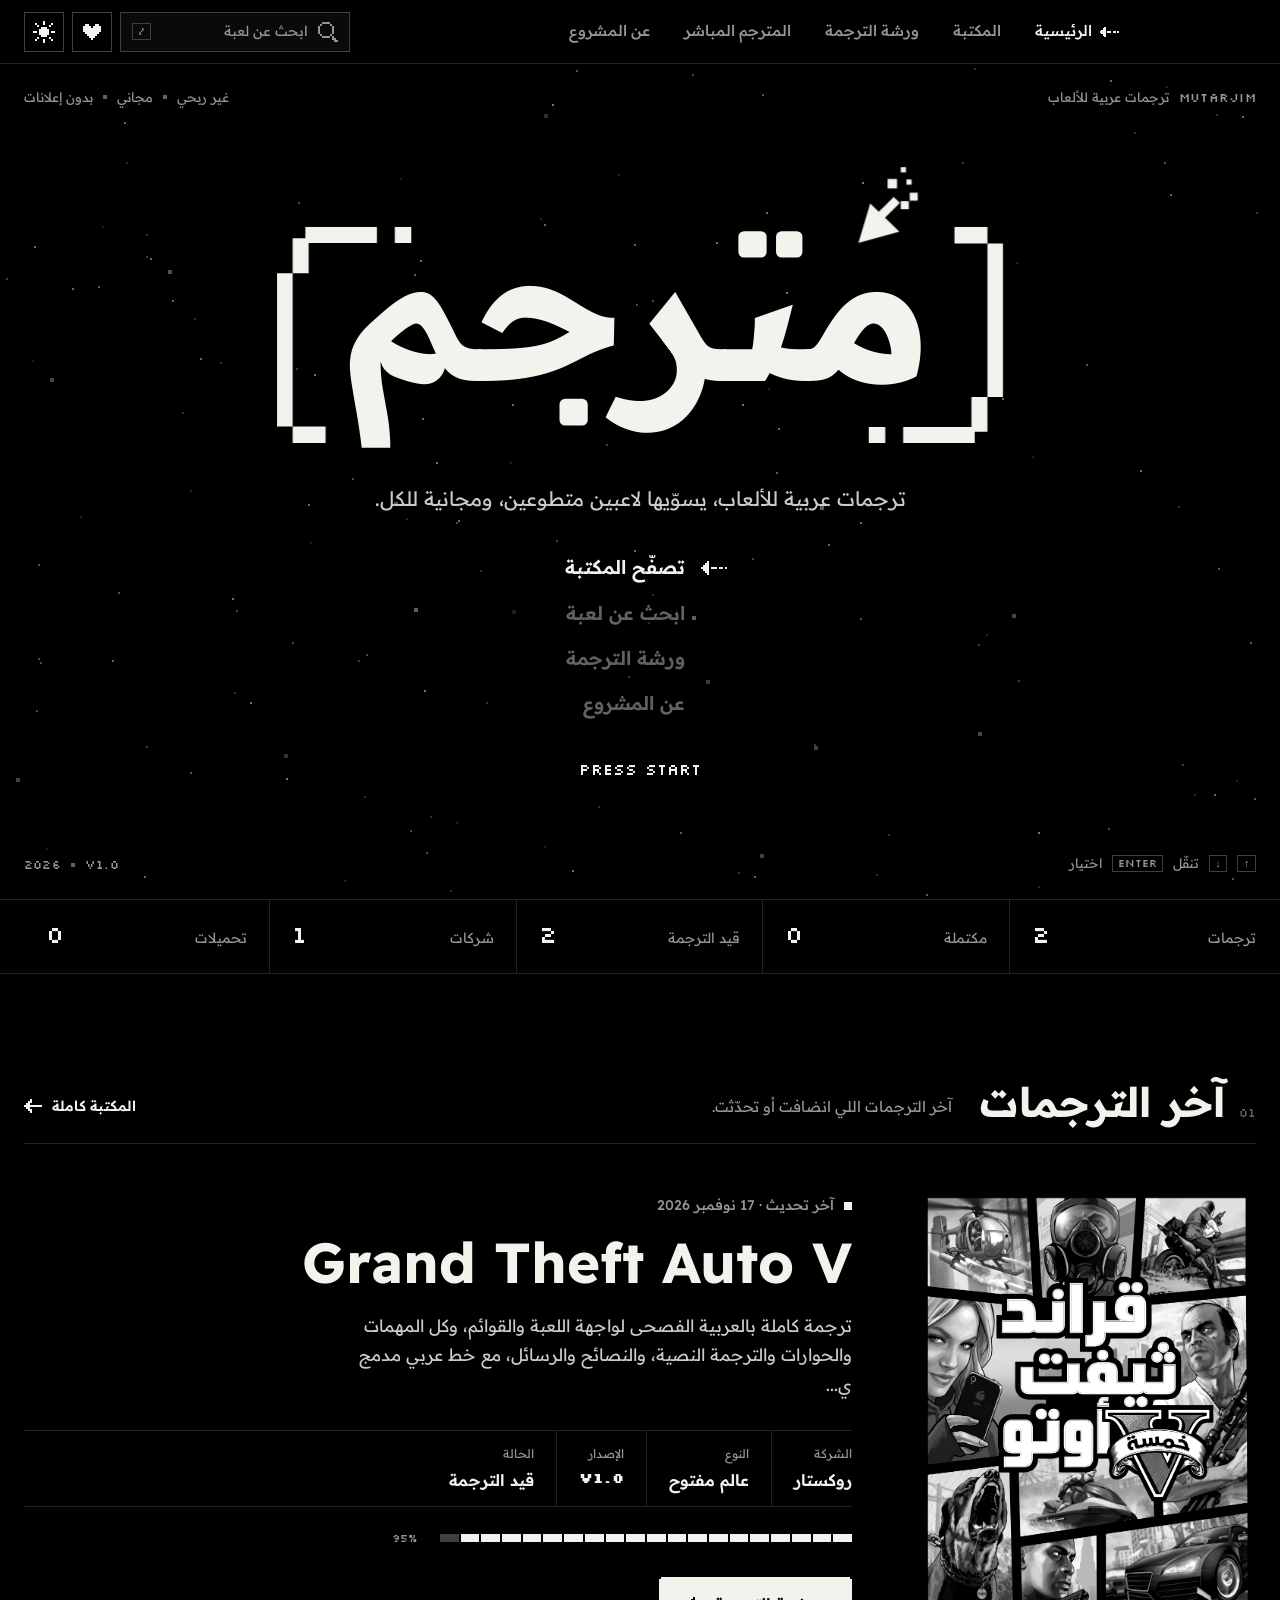
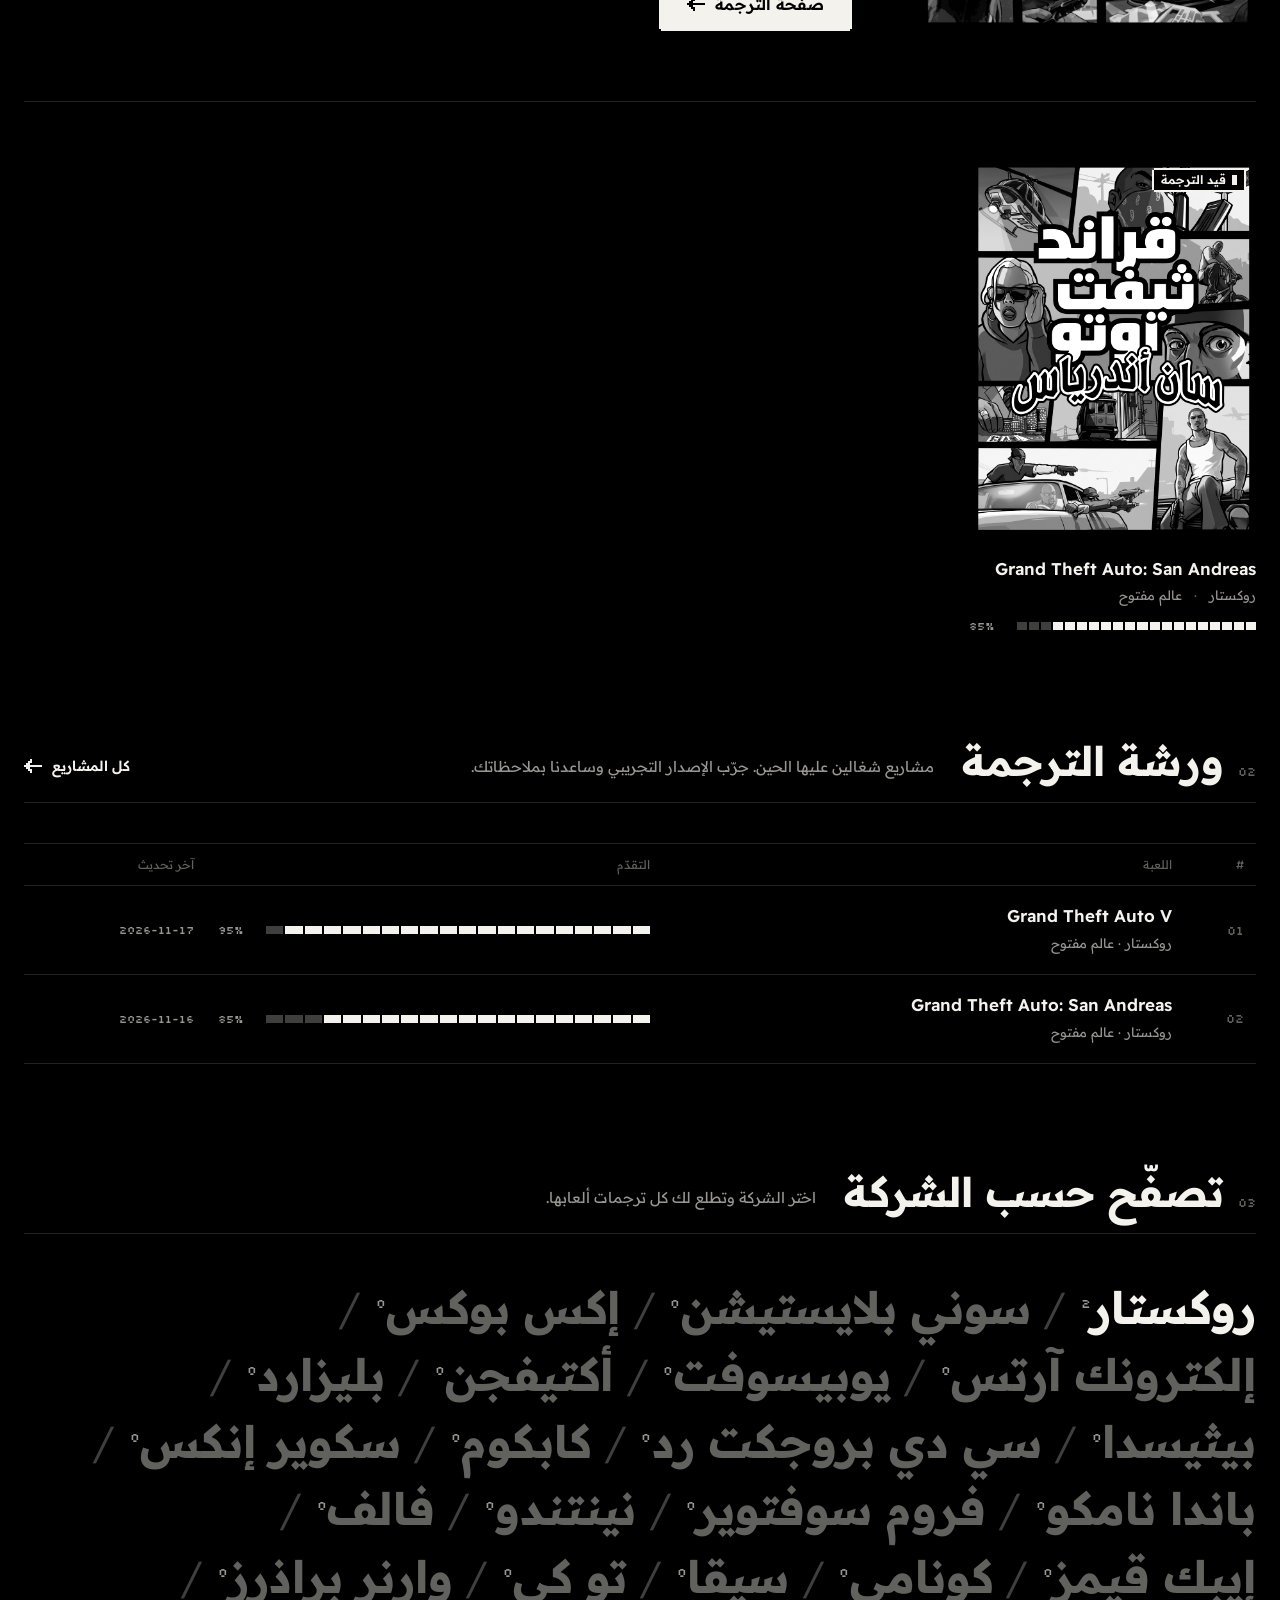
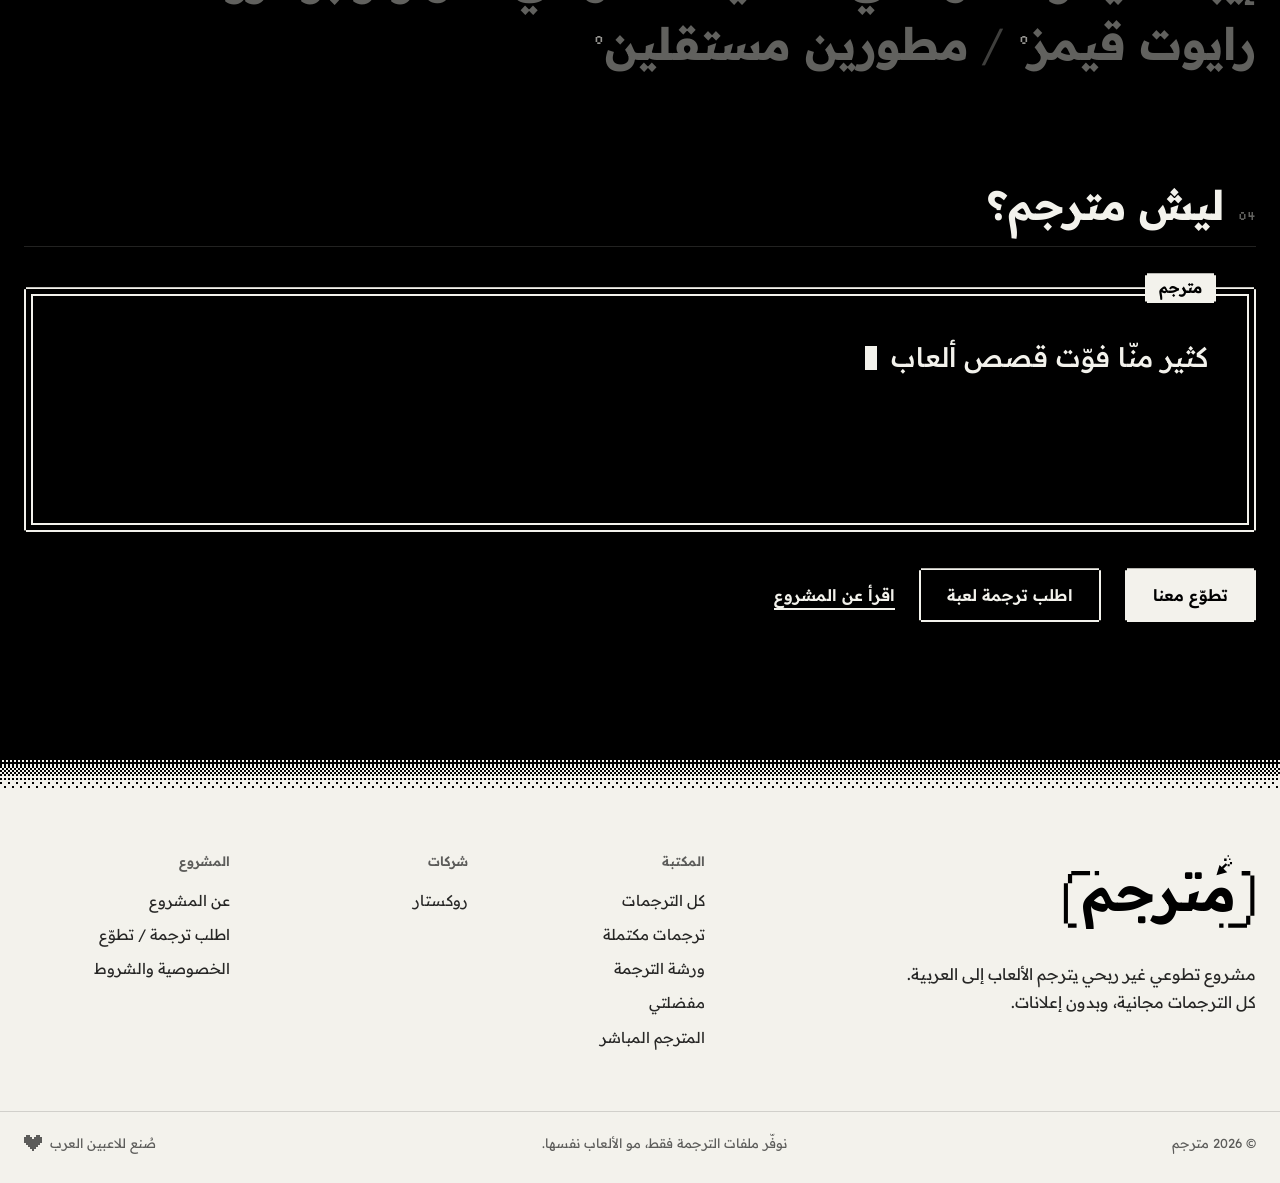
<file: index.html>
<!DOCTYPE html>
<html lang="ar" dir="rtl">
<head>
  <meta charset="UTF-8">
  <meta name="viewport" content="width=device-width, initial-scale=1.0">
  <title>مترجم | ترجمات عربية للألعاب</title>
  <meta name="description" content="مترجم: مشروع تطوعي غير ربحي يترجم الألعاب إلى العربية. كل الترجمات مجانية وبدون إعلانات.">
  <meta name="theme-color" content="#000000">
  <link rel="icon" href="favicon.svg" type="image/svg+xml">
  <script>try{var t=localStorage.getItem('mutarjim-theme');if(t)document.documentElement.setAttribute('data-theme',t)}catch(e){}</script>
  <link rel="preconnect" href="https://fonts.googleapis.com">
  <link rel="preconnect" href="https://fonts.gstatic.com" crossorigin>
  <link href="https://fonts.googleapis.com/css2?family=Readex+Pro:wght@300;400;500;600;700&family=Silkscreen&display=swap" rel="stylesheet">
  <link rel="stylesheet" href="style.css">
</head>
<body data-page="index">

  <div id="site-header"></div>

  <!-- شاشة العنوان: مثل أول شاشة في أي لعبة -->
  <section class="title-screen" id="title">
    <canvas class="stars" id="stars" aria-hidden="true"></canvas>

    <div class="hud hud-a"><span class="pix">MUTARJIM</span><span>ترجمات عربية للألعاب</span></div>
    <div class="hud hud-b"><span>غير ربحي</span><i></i><span>مجاني</span><i></i><span>بدون إعلانات</span></div>

    <div class="ts-center">
      <h1 class="ts-logo" id="ts-logo"><span class="sr-only">مترجم: ترجمات عربية للألعاب</span></h1>
      <p class="ts-tag">ترجمات عربية للألعاب، يسوّيها لاعبين متطوعين، ومجانية للكل.</p>
      <nav class="ts-menu" id="ts-menu" aria-label="القائمة">
        <a href="browse.html"><span class="cur" data-icon="cursor"></span>تصفّح المكتبة</a>
        <button type="button" data-open-search><span class="cur" data-icon="cursor"></span>ابحث عن لعبة</button>
        <a href="#workshop"><span class="cur" data-icon="cursor"></span>ورشة الترجمة</a>
        <a href="about.html"><span class="cur" data-icon="cursor"></span>عن المشروع</a>
      </nav>
      <p class="ts-press en" id="ts-press" dir="ltr" aria-hidden="true">PRESS START</p>
    </div>

    <div class="hud hud-c"><kbd>↑</kbd><kbd>↓</kbd><span>تنقّل</span><kbd>Enter</kbd><span>اختيار</span></div>
    <div class="hud hud-d"><span class="pix">V1.0</span><i></i><span class="pix">2026</span></div>
  </section>

  <!-- الأرقام -->
  <div class="statbar">
    <div class="container stats">
      <div><span>ترجمات</span><b class="pix" id="st-total">0</b></div>
      <div><span>مكتملة</span><b class="pix" id="st-done">0</b></div>
      <div><span>قيد الترجمة</span><b class="pix" id="st-wip">0</b></div>
      <div><span>شركات</span><b class="pix" id="st-pubs">0</b></div>
      <div><span>تحميلات</span><b class="pix" id="st-dl">0</b></div>
    </div>
  </div>

  <section class="section container" id="latest"></section>
  <section class="section container" id="workshop"></section>
  <section class="section container" id="publishers"></section>

  <!-- ليش مترجم -->
  <section class="section container" id="manifesto">
    <header class="sec-head reveal">
      <div class="sec-title"><span class="sec-no pix">04</span><h2>ليش مترجم؟</h2></div>
    </header>
    <div class="dialog reveal">
      <span class="dialog-name">مترجم</span>
      <div class="dialog-box">
        <p class="dialog-text">كثير منّا فوّت قصص ألعاب يحبها بسبب اللغة. مترجم مشروع غير ربحي فكرته وحدة بس: نترجم الألعاب للعربي ونوفّر الترجمات للكل مجاناً. لا إعلانات، ولا اشتراكات، ولا روابط مختصرة.</p>
        <span class="dialog-next" data-icon="chevD"></span>
      </div>
    </div>
    <div class="dialog-actions reveal">
      <a href="about.html#contact" class="btn btn-solid btn-lg">تطوّع معنا</a>
      <a href="about.html#contact" class="btn btn-line btn-lg">اطلب ترجمة لعبة</a>
      <a href="about.html" class="link">اقرأ عن المشروع</a>
    </div>
  </section>

  <div id="site-footer"></div>

  <script src="data.js"></script>
  <script src="app.js"></script>
</body>
</html>
</file>
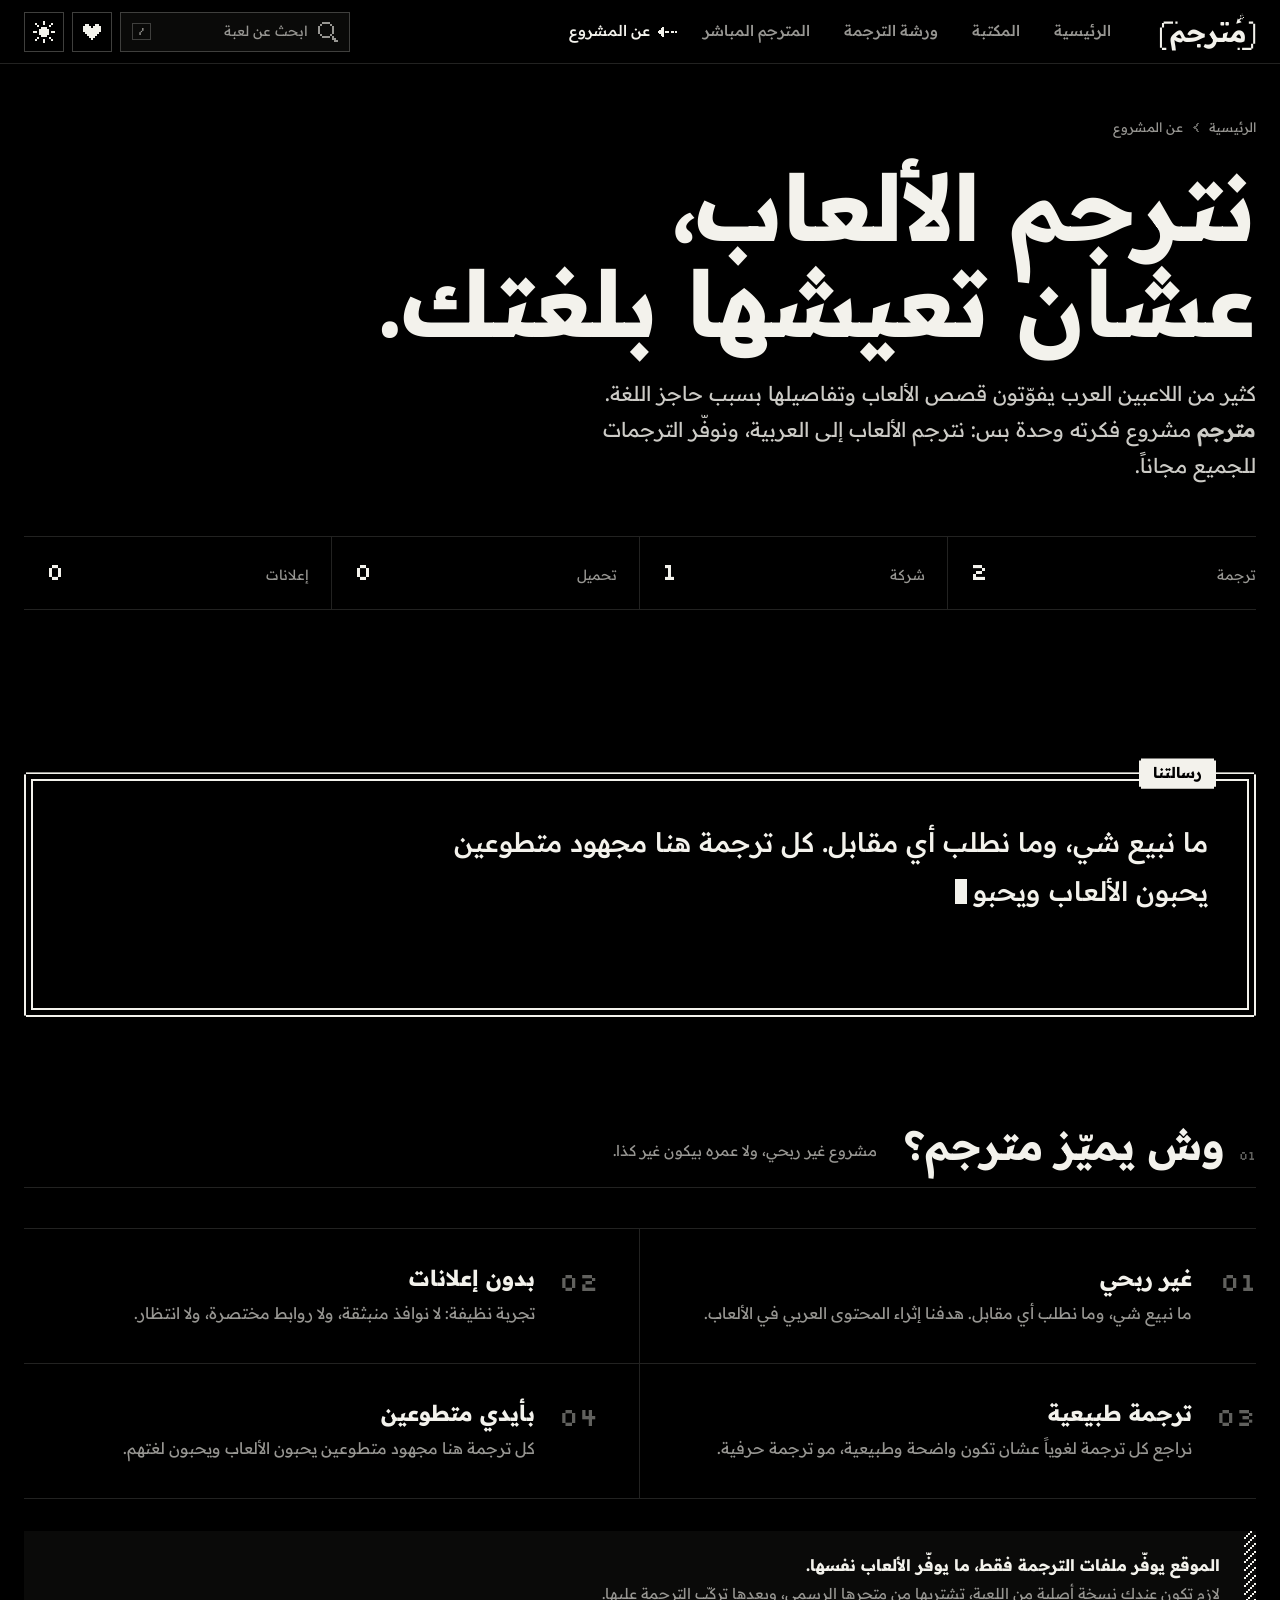
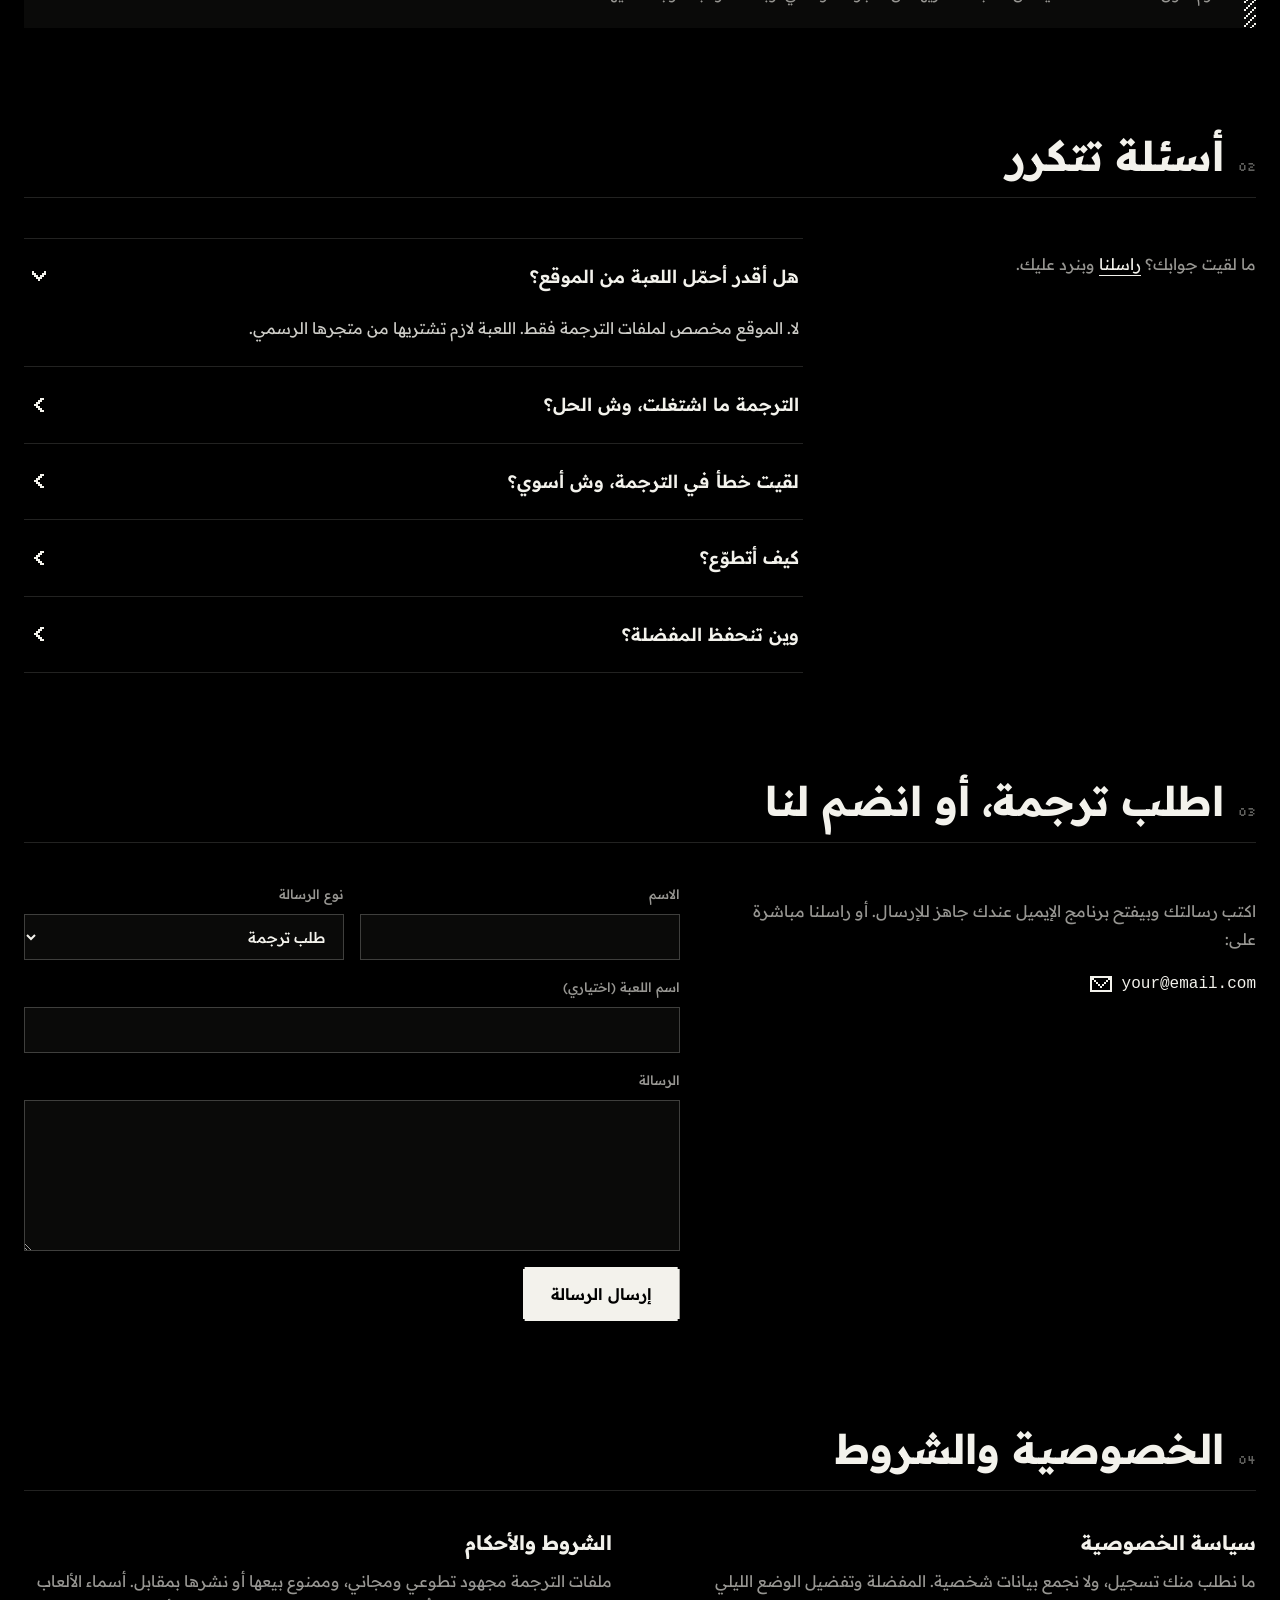
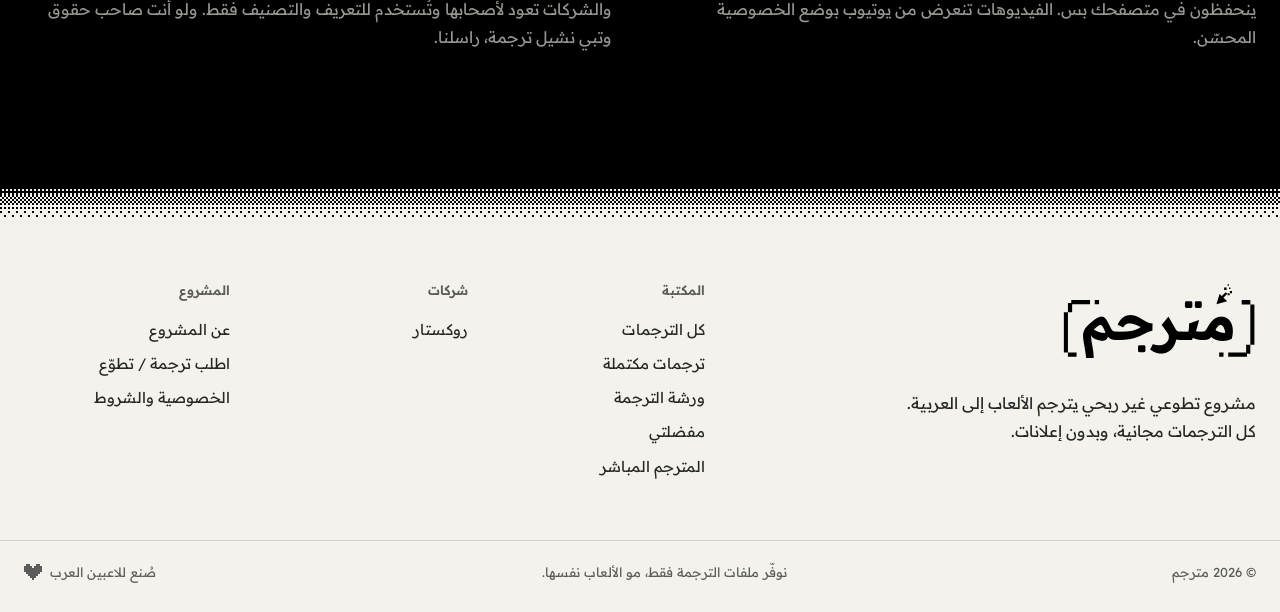
<file: about.html>
<!DOCTYPE html>
<html lang="ar" dir="rtl">
<head>
  <meta charset="UTF-8">
  <meta name="viewport" content="width=device-width, initial-scale=1.0">
  <title>عن المشروع | مترجم</title>
  <meta name="description" content="مترجم: مشروع تطوعي غير ربحي هدفه الوحيد ترجمة الألعاب إلى العربية">
  <meta name="theme-color" content="#000000">
  <link rel="icon" href="favicon.svg" type="image/svg+xml">
  <script>try{var t=localStorage.getItem('mutarjim-theme');if(t)document.documentElement.setAttribute('data-theme',t)}catch(e){}</script>
  <link rel="preconnect" href="https://fonts.googleapis.com">
  <link rel="preconnect" href="https://fonts.gstatic.com" crossorigin>
  <link href="https://fonts.googleapis.com/css2?family=Readex+Pro:wght@300;400;500;600;700&family=Silkscreen&display=swap" rel="stylesheet">
  <link rel="stylesheet" href="style.css">
</head>
<body data-page="about">

  <div id="site-header"></div>

  <!-- الواجهة -->
  <section class="page-head page-head-xl" id="about">
    <div class="container">
      <nav class="crumbs" aria-label="مسار الصفحة"><a href="index.html">الرئيسية</a><span data-icon="chevL"></span><span>عن المشروع</span></nav>
      <h1>نترجم الألعاب،<br>عشان تعيشها بلغتك.</h1>
      <p class="lead">كثير من اللاعبين العرب يفوّتون قصص الألعاب وتفاصيلها بسبب حاجز اللغة. <b>مترجم</b> مشروع فكرته وحدة بس: نترجم الألعاب إلى العربية، ونوفّر الترجمات للجميع مجاناً.</p>
      <div class="stats stats-row">
        <div><span>ترجمة</span><b class="pix" id="ab-games">0</b></div>
        <div><span>شركة</span><b class="pix" id="ab-pubs">0</b></div>
        <div><span>تحميل</span><b class="pix" id="ab-dl">0</b></div>
        <div><span>إعلانات</span><b class="pix">0</b></div>
      </div>
    </div>
  </section>

  <!-- رسالة المشروع -->
  <section class="section container" id="about-dialog">
    <div class="dialog reveal">
      <span class="dialog-name">رسالتنا</span>
      <div class="dialog-box">
        <p class="dialog-text">ما نبيع شي، وما نطلب أي مقابل. كل ترجمة هنا مجهود متطوعين يحبون الألعاب ويحبون لغتهم، ونراجعها لغوياً عشان تكون طبيعية وواضحة، مو ترجمة حرفية.</p>
        <span class="dialog-next" data-icon="chevD"></span>
      </div>
    </div>
  </section>

  <!-- القيم -->
  <section class="section container" id="goal">
    <header class="sec-head reveal">
      <div class="sec-title"><span class="sec-no pix">01</span><h2>وش يميّز مترجم؟</h2></div>
      <p>مشروع غير ربحي، ولا عمره بيكون غير كذا.</p>
    </header>
    <div class="values reveal">
      <div class="value"><b>01</b><h3>غير ربحي</h3><p>ما نبيع شي، وما نطلب أي مقابل. هدفنا إثراء المحتوى العربي في الألعاب.</p></div>
      <div class="value"><b>02</b><h3>بدون إعلانات</h3><p>تجربة نظيفة: لا نوافذ منبثقة، ولا روابط مختصرة، ولا انتظار.</p></div>
      <div class="value"><b>03</b><h3>ترجمة طبيعية</h3><p>نراجع كل ترجمة لغوياً عشان تكون واضحة وطبيعية، مو ترجمة حرفية.</p></div>
      <div class="value"><b>04</b><h3>بأيدي متطوعين</h3><p>كل ترجمة هنا مجهود متطوعين يحبون الألعاب ويحبون لغتهم.</p></div>
    </div>
    <div class="notice reveal">
      <div>
        <b>الموقع يوفّر ملفات الترجمة فقط، ما يوفّر الألعاب نفسها.</b>
        <span>لازم تكون عندك نسخة أصلية من اللعبة، تشتريها من متجرها الرسمي، وبعدها تركّب الترجمة عليها.</span>
      </div>
    </div>
  </section>

  <!-- الأسئلة -->
  <section class="section container" id="faq">
    <header class="sec-head reveal">
      <div class="sec-title"><span class="sec-no pix">02</span><h2>أسئلة تتكرر</h2></div>
    </header>
    <div class="faq-grid reveal">
      <div class="faq-intro">
        <p>ما لقيت جوابك؟ <a href="#contact">راسلنا</a> وبنرد عليك.</p>
      </div>
      <div class="faq">
        <details open>
          <summary>هل أقدر أحمّل اللعبة من الموقع؟<span data-icon="chevL"></span></summary>
          <p>لا. الموقع مخصص لملفات الترجمة فقط. اللعبة لازم تشتريها من متجرها الرسمي.</p>
        </details>
        <details>
          <summary>الترجمة ما اشتغلت، وش الحل؟<span data-icon="chevL"></span></summary>
          <p>تأكد إن إصدار اللعبة عندك يطابق الإصدار المكتوب في صفحة الترجمة، وإنك نسخت الملفات في المجلد الصحيح.</p>
        </details>
        <details>
          <summary>لقيت خطأ في الترجمة، وش أسوي؟<span data-icon="chevL"></span></summary>
          <p>في صفحة كل لعبة فيه رابط "إبلاغ عن مشكلة"، أو راسلنا من النموذج تحت واكتب مكان الخطأ.</p>
        </details>
        <details>
          <summary>كيف أتطوّع؟<span data-icon="chevL"></span></summary>
          <p>راسلنا من النموذج تحت واختر "تطوّع"، وقل لنا وش تحب تساعد فيه: ترجمة، مراجعة، أو تجربة.</p>
        </details>
        <details>
          <summary>وين تنحفظ المفضلة؟<span data-icon="chevL"></span></summary>
          <p>في متصفحك أنت بس، فما تحتاج حساب. لو مسحت بيانات المتصفح تنمسح المفضلة.</p>
        </details>
      </div>
    </div>
  </section>

  <!-- التواصل -->
  <section class="section container" id="contact">
    <header class="sec-head reveal">
      <div class="sec-title"><span class="sec-no pix">03</span><h2>اطلب ترجمة، أو انضم لنا</h2></div>
    </header>
    <div class="contact reveal">
      <div class="contact-intro">
        <p>اكتب رسالتك وبيفتح برنامج الإيميل عندك جاهز للإرسال. أو راسلنا مباشرة على:</p>
        <a id="site-email" class="email-link" href="#"></a>
      </div>
      <form class="form" id="contact-form">
        <div class="row-2">
          <label>الاسم<input id="c-name" required autocomplete="name"></label>
          <label>نوع الرسالة
            <select id="c-type">
              <option>طلب ترجمة</option>
              <option>تطوّع</option>
              <option>مشكلة في ترجمة</option>
              <option>رابط معطّل</option>
              <option>اقتراح</option>
              <option>أخرى</option>
            </select>
          </label>
        </div>
        <label>اسم اللعبة (اختياري)<input id="c-game"></label>
        <label>الرسالة<textarea id="c-msg" rows="5" required></textarea></label>
        <div><button type="submit" class="btn btn-solid btn-lg">إرسال الرسالة</button></div>
      </form>
    </div>
  </section>

  <!-- الخصوصية والشروط -->
  <section class="section container" id="legal">
    <header class="sec-head reveal">
      <div class="sec-title"><span class="sec-no pix">04</span><h2>الخصوصية والشروط</h2></div>
    </header>
    <div class="legal reveal">
      <div id="privacy">
        <h3>سياسة الخصوصية</h3>
        <p>ما نطلب منك تسجيل، ولا نجمع بيانات شخصية. المفضلة وتفضيل الوضع الليلي ينحفظون في متصفحك بس. الفيديوهات تنعرض من يوتيوب بوضع الخصوصية المحسّن.</p>
      </div>
      <div id="terms">
        <h3>الشروط والأحكام</h3>
        <p>ملفات الترجمة مجهود تطوعي ومجاني، وممنوع بيعها أو نشرها بمقابل. أسماء الألعاب والشركات تعود لأصحابها وتُستخدم للتعريف والتصنيف فقط. ولو أنت صاحب حقوق وتبي نشيل ترجمة، راسلنا.</p>
      </div>
    </div>
  </section>

  <div id="site-footer"></div>

  <script src="data.js"></script>
  <script src="app.js"></script>
</body>
</html>
</file>
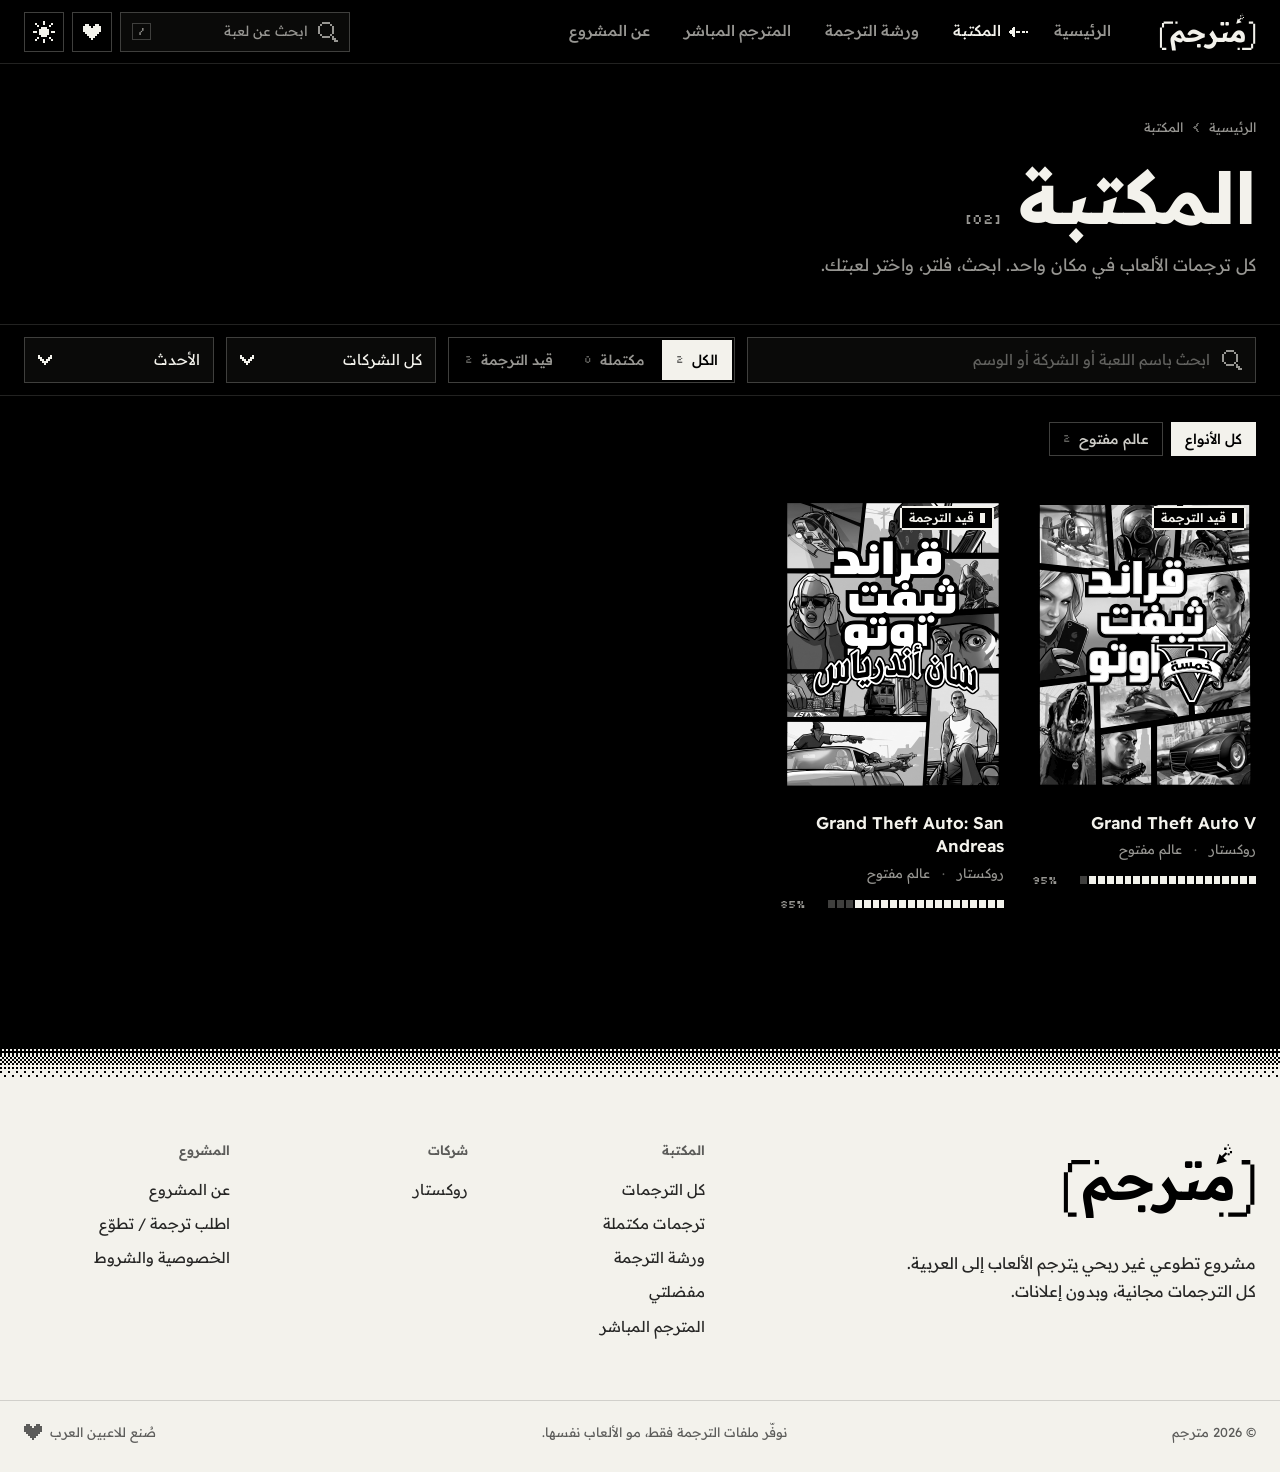
<file: browse.html>
<!DOCTYPE html>
<html lang="ar" dir="rtl">
<head>
  <meta charset="UTF-8">
  <meta name="viewport" content="width=device-width, initial-scale=1.0">
  <title>المكتبة | مترجم</title>
  <meta name="description" content="كل ترجمات الألعاب العربية في مكان واحد: ابحث وفلتر حسب الشركة والنوع والحالة.">
  <meta name="theme-color" content="#000000">
  <link rel="icon" href="favicon.svg" type="image/svg+xml">
  <script>try{var t=localStorage.getItem('mutarjim-theme');if(t)document.documentElement.setAttribute('data-theme',t)}catch(e){}</script>
  <link rel="preconnect" href="https://fonts.googleapis.com">
  <link rel="preconnect" href="https://fonts.gstatic.com" crossorigin>
  <link href="https://fonts.googleapis.com/css2?family=Readex+Pro:wght@300;400;500;600;700&family=Silkscreen&display=swap" rel="stylesheet">
  <link rel="stylesheet" href="style.css">
</head>
<body data-page="browse">

  <div id="site-header"></div>

  <section class="page-head">
    <div class="container">
      <nav class="crumbs" aria-label="مسار الصفحة"><a href="index.html">الرئيسية</a><span data-icon="chevL"></span><span>المكتبة</span></nav>
      <div class="page-head-row">
        <h1 id="page-title">المكتبة</h1>
        <span class="count" id="page-count"></span>
      </div>
      <p id="page-sub"></p>
    </div>
  </section>

  <div class="filterbar" id="lib-top">
    <div class="container filterbar-inner">
      <label class="field field-search">
        <span data-icon="search"></span>
        <input type="search" id="browse-q" placeholder="ابحث باسم اللعبة أو الشركة أو الوسم" autocomplete="off" aria-label="بحث في المكتبة">
      </label>

      <div class="tabs" id="status-tabs" role="group" aria-label="حالة الترجمة">
        <button data-status="all">الكل <em id="n-all"></em></button>
        <button data-status="done">مكتملة <em id="n-done"></em></button>
        <button data-status="wip">قيد الترجمة <em id="n-wip"></em></button>
      </div>

      <div class="dd" id="pub-dd">
        <button class="field dd-btn" id="pub-btn" aria-haspopup="listbox" aria-expanded="false"><span id="pub-label">كل الشركات</span><span data-icon="chevD"></span></button>
        <div class="dd-panel" hidden>
          <input type="search" id="pub-filter" placeholder="ابحث عن شركة" autocomplete="off" aria-label="ابحث عن شركة">
          <ul id="pub-list"></ul>
        </div>
      </div>

      <label class="field field-select">
        <select id="sort" aria-label="الترتيب">
          <option value="date">الأحدث</option>
          <option value="name">الاسم</option>
          <option value="progress">نسبة الترجمة</option>
        </select>
        <span data-icon="chevD"></span>
      </label>
    </div>
  </div>

  <div class="container">
    <div class="genres" id="genre-list" aria-label="الأنواع"></div>
    <div class="active-filters" id="active-filters"></div>

    <div class="lib-main">
      <div class="grid" id="grid"></div>

      <div class="empty" id="noResults" hidden>
        <span data-icon="search"></span>
        <h3>ما لقينا شي</h3>
        <p>جرّب كلمة ثانية أو امسح الفلاتر. ولو اللعبة مو موجودة، اطلب ترجمتها.</p>
        <a href="about.html#contact" class="btn btn-line">اطلب ترجمة</a>
      </div>

      <nav class="pagination" id="pagination" aria-label="الصفحات"></nav>
    </div>
  </div>

  <div id="site-footer"></div>

  <script src="data.js"></script>
  <script src="app.js"></script>
</body>
</html>
</file>
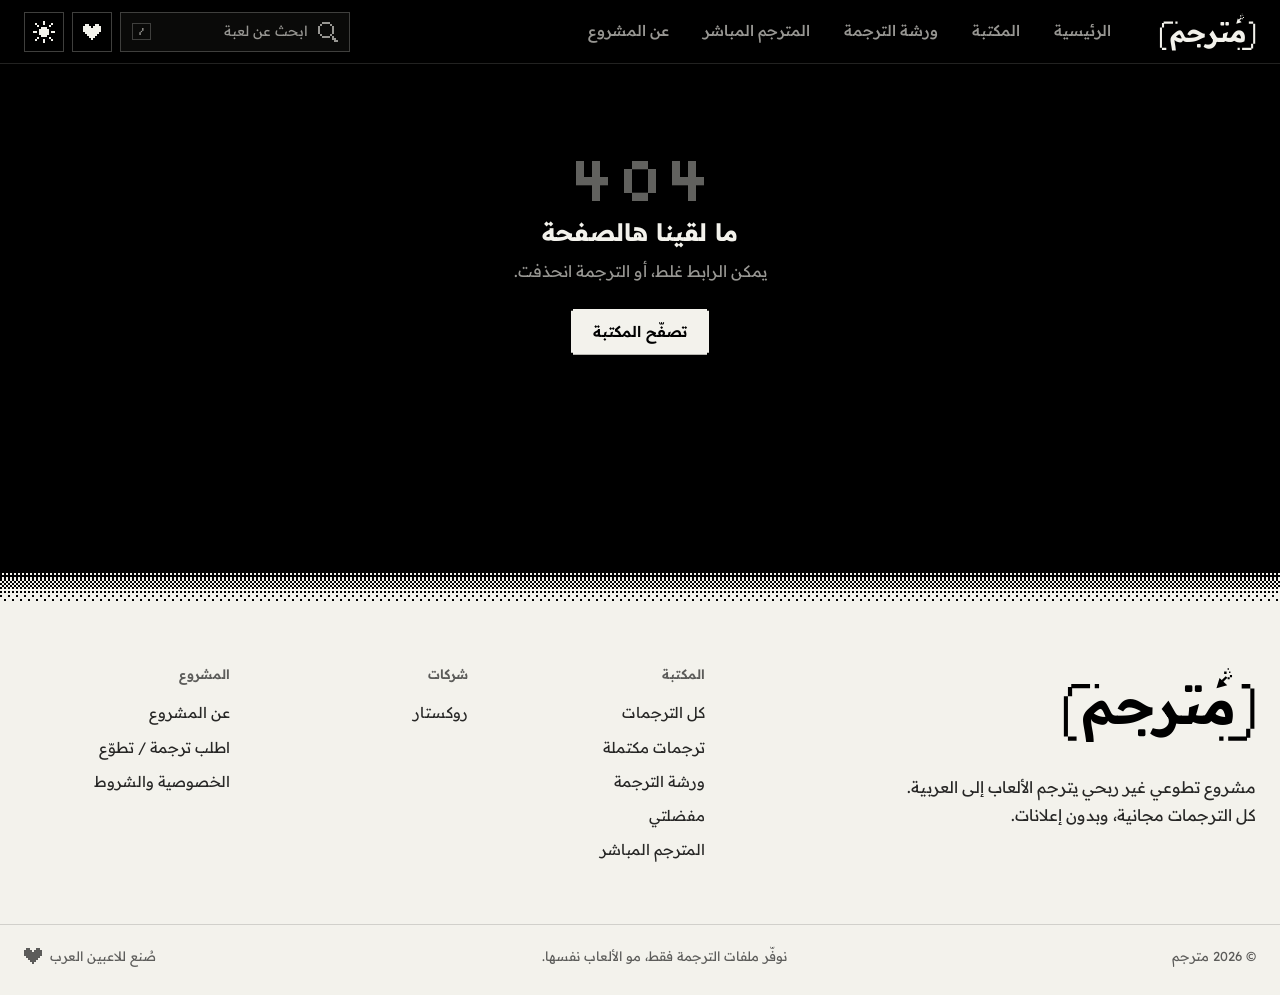
<file: game.html>
<!DOCTYPE html>
<html lang="ar" dir="rtl">
<head>
  <meta charset="UTF-8">
  <meta name="viewport" content="width=device-width, initial-scale=1.0">
  <title>مترجم</title>
  <meta name="description" content="">
  <meta name="theme-color" content="#000000">
  <link rel="icon" href="favicon.svg" type="image/svg+xml">
  <script>try{var t=localStorage.getItem('mutarjim-theme');if(t)document.documentElement.setAttribute('data-theme',t)}catch(e){}</script>
  <link rel="preconnect" href="https://fonts.googleapis.com">
  <link rel="preconnect" href="https://fonts.gstatic.com" crossorigin>
  <link href="https://fonts.googleapis.com/css2?family=Readex+Pro:wght@300;400;500;600;700&family=Silkscreen&display=swap" rel="stylesheet">
  <link rel="stylesheet" href="style.css">
</head>
<body data-page="game">
  <!-- صفحة واحدة لكل الترجمات: تقرأ اللعبة من الرابط game.html?id=... وتعرض بياناتها من data.js -->

  <div id="site-header"></div>
  <main id="game-root"></main>
  <div id="site-footer"></div>

  <script src="data.js"></script>
  <script src="app.js"></script>
</body>
</html>
</file>
<file: style.css>
/* =========================================================
   مترجم — style.css
   الهوية: أبيض وأسود فقط + لمسات بكسل مأخوذة من الشعار
   (الأقواس المكسّرة، السهم، والنقاط المتناثرة)
   ========================================================= */

/* ---------- 1. المتغيرات ---------- */
:root {
  --ink: #f3f2ec;
  --paper: #000;
  --font: 'Readex Pro', 'Segoe UI', Tahoma, sans-serif;
  --pix: 'Silkscreen', ui-monospace, monospace;
  --mono: ui-monospace, 'Cascadia Mono', Consolas, monospace;
  --container: 1240px;
  --gut: 24px;
  --top-h: 64px;

  /* زوايا بكسل (تقص الزاوية بكسل واحد) */
  --n1: polygon(0 2px, 2px 2px, 2px 0, calc(100% - 2px) 0, calc(100% - 2px) 2px, 100% 2px, 100% calc(100% - 2px), calc(100% - 2px) calc(100% - 2px), calc(100% - 2px) 100%, 2px 100%, 2px calc(100% - 2px), 0 calc(100% - 2px));

  /* زوايا الأقواس — نفس أقواس الشعار */
  --m-tl: url("data:image/svg+xml,<svg xmlns='http://www.w3.org/2000/svg' viewBox='0 0 24 24' shape-rendering='crispEdges'><path d='M6 0h12v3H6zM21 0h3v3h-3zM3 3h3v6H3zM0 9h3v15H0z'/></svg>");
  --m-tr: url("data:image/svg+xml,<svg xmlns='http://www.w3.org/2000/svg' viewBox='0 0 24 24' shape-rendering='crispEdges'><path d='M12 0h9v3h-9zM21 3h3v21h-3z'/></svg>");
  --m-bl: url("data:image/svg+xml,<svg xmlns='http://www.w3.org/2000/svg' viewBox='0 0 24 24' shape-rendering='crispEdges'><path d='M0 0h3v21H0zM3 21h9v3H3z'/></svg>");
  --m-br: url("data:image/svg+xml,<svg xmlns='http://www.w3.org/2000/svg' viewBox='0 0 24 24' shape-rendering='crispEdges'><path d='M21 0h3v15h-3zM18 15h3v6h-3zM6 21h12v3H6zM0 21h3v3H0z'/></svg>");

  /* نقوش التنقيط (dither) بكثافات مختلفة */
  --d12: url("data:image/svg+xml,<svg xmlns='http://www.w3.org/2000/svg' viewBox='0 0 4 4' shape-rendering='crispEdges'><path d='M0 0h1v1H0zM2 2h1v1H2z'/></svg>");
  --d25: url("data:image/svg+xml,<svg xmlns='http://www.w3.org/2000/svg' viewBox='0 0 4 4' shape-rendering='crispEdges'><path d='M0 0h1v1H0zM2 0h1v1H2zM0 2h1v1H0zM2 2h1v1H2z'/></svg>");
  --d50: url("data:image/svg+xml,<svg xmlns='http://www.w3.org/2000/svg' viewBox='0 0 4 4' shape-rendering='crispEdges'><path d='M0 0h1v1H0zM2 0h1v1H2zM1 1h1v1H1zM3 1h1v1H3zM0 2h1v1H0zM2 2h1v1H2zM1 3h1v1H1zM3 3h1v1H3z'/></svg>");
  --d75: url("data:image/svg+xml,<svg xmlns='http://www.w3.org/2000/svg' viewBox='0 0 4 4' shape-rendering='crispEdges'><path d='M0 0h4v1H0zM0 1h1v1H0zM2 1h1v1H2zM0 2h4v1H0zM0 3h1v1H0zM2 3h1v1H2z'/></svg>");
  --diag: url("data:image/svg+xml,<svg xmlns='http://www.w3.org/2000/svg' viewBox='0 0 4 4' shape-rendering='crispEdges'><path d='M3 0h1v1H3zM2 1h1v1H2zM1 2h1v1H1zM0 3h1v1H0z'/></svg>");

  color-scheme: dark;
}
[data-theme="light"] { --ink: #0a0a0a; --paper: #f3f2ec; color-scheme: light; }

/* الألوان المشتقة — تنحسب من الحبر والورق، وتنعكس داخل .inv */
:root, .inv, .log-row:hover, .suggest-item:hover, .suggest-item:focus-visible {
  --bg-1: color-mix(in srgb, var(--fg) 4%, var(--bg));
  --bg-2: color-mix(in srgb, var(--fg) 8%, var(--bg));
  --line: color-mix(in srgb, var(--fg) 14%, var(--bg));
  --line-2: color-mix(in srgb, var(--fg) 26%, var(--bg));
  --dim: color-mix(in srgb, var(--fg) 40%, var(--bg));
  --mute: color-mix(in srgb, var(--fg) 62%, var(--bg));
  --fg-2: color-mix(in srgb, var(--fg) 84%, var(--bg));
}
:root { --fg: var(--ink); --bg: var(--paper); }
.inv, .log-row:hover, .suggest-item:hover, .suggest-item:focus-visible { --fg: var(--paper); --bg: var(--ink); background: var(--bg); color: var(--fg); }

/* ---------- 2. الأساسيات ---------- */
*, *::before, *::after { box-sizing: border-box; }
html { scroll-behavior: smooth; -webkit-text-size-adjust: 100%; }
body {
  margin: 0; min-height: 100vh; overflow-x: hidden;
  background: var(--bg); color: var(--fg);
  font: 400 16px/1.75 var(--font);
  -webkit-font-smoothing: antialiased;
}
img { max-width: 100%; display: block; }
a { color: inherit; text-decoration: none; }
button, input, select, textarea { font: inherit; color: inherit; }
button { cursor: pointer; background: none; border: 0; padding: 0; }
h1, h2, h3, h4, h5 { margin: 0; font-weight: 700; line-height: 1.2; }
p { margin: 0; }
ul, ol { margin: 0; }
code { font: .9em var(--mono); padding: 1px 6px; background: var(--bg-2); }
::selection { background: var(--fg); color: var(--bg); }
:focus-visible { outline: 2px solid var(--fg); outline-offset: 3px; }
[hidden] { display: none !important; }
.sr-only { position: absolute; width: 1px; height: 1px; overflow: hidden; clip: rect(0 0 0 0); white-space: nowrap; }

.container { width: 100%; max-width: calc(var(--container) + var(--gut) * 2); margin-inline: auto; padding-inline: var(--gut); }
.pix { font-family: var(--pix); font-weight: 400; direction: ltr; unicode-bidi: isolate; letter-spacing: .02em; }
.px { fill: currentColor; shape-rendering: crispEdges; flex: none; display: block; }
.muted { color: var(--mute); }
kbd { font: 400 11px/1.6 var(--pix); padding: 0 6px; color: var(--mute); box-shadow: inset 0 0 0 1px var(--line-2); }

@keyframes blink { 50% { opacity: 0; } }
@keyframes nudge { 50% { transform: translateX(-4px); } }
@keyframes bob { 50% { transform: translateY(4px); } }

/* ---------- 3. الأقواس (توقيع الشعار) ---------- */
.brk { position: relative; }
.brk::after {
  content: ''; position: absolute; z-index: 2; pointer-events: none;
  inset: -20px;
  background: var(--fg);
  --bk: var(--bk-s, 24px);
  -webkit-mask: var(--m-tl) left top / var(--bk) var(--bk) no-repeat, var(--m-tr) right top / var(--bk) var(--bk) no-repeat, var(--m-bl) left bottom / var(--bk) var(--bk) no-repeat, var(--m-br) right bottom / var(--bk) var(--bk) no-repeat;
          mask: var(--m-tl) left top / var(--bk) var(--bk) no-repeat, var(--m-tr) right top / var(--bk) var(--bk) no-repeat, var(--m-bl) left bottom / var(--bk) var(--bk) no-repeat, var(--m-br) right bottom / var(--bk) var(--bk) no-repeat;
  opacity: 0;
  transition: opacity .2s steps(2), inset .24s steps(3);
}
.brk.lock::after { opacity: 1; inset: calc(var(--bk-o, 10px) * -1); }
.card:hover .brk::after, .feature:hover .brk::after, .brk:focus-visible::after { opacity: 1; inset: -9px; }

/* ---------- 4. الأزرار والحقول ---------- */
.btn {
  display: inline-flex; align-items: center; justify-content: center; gap: 10px;
  height: 46px; padding: 0 22px;
  font-weight: 600; font-size: 15px; white-space: nowrap; user-select: none;
  clip-path: var(--n1);
  transition: transform .1s;
}
.btn:active { transform: translateY(2px); }
.btn:focus-visible { outline: 0; }
.btn-solid { background: var(--fg); color: var(--bg); }
.btn-solid:hover { background: var(--bg); color: var(--fg); box-shadow: inset 0 0 0 2px var(--fg); }
.btn-solid:focus-visible { box-shadow: inset 0 0 0 3px var(--bg), inset 0 0 0 5px var(--fg); }
.btn-line { color: var(--fg); box-shadow: inset 0 0 0 2px var(--fg); }
.btn-line:hover { background: var(--fg); color: var(--bg); }
.btn-line:focus-visible { box-shadow: inset 0 0 0 4px var(--fg); }
.btn-lg { height: 54px; padding: 0 28px; font-size: 16px; }
.btn-sm { height: 38px; padding: 0 14px; font-size: 14px; }
.btn-icon { width: 54px; padding: 0; }
.btn small { font: 400 11px var(--pix); opacity: .65; direction: ltr; unicode-bidi: isolate; }
.btn.is-liked { background: var(--fg); color: var(--bg); }

.link { font-weight: 600; text-decoration: underline; text-decoration-thickness: 2px; text-underline-offset: 7px; }
.link:hover { text-decoration-style: dotted; }
.more { display: inline-flex; align-items: center; gap: 10px; font-weight: 600; font-size: 14px; white-space: nowrap; }
.more .px { transition: transform .15s steps(2); }
.more:hover .px { transform: translateX(-5px); }

.field {
  display: flex; align-items: center; gap: 10px;
  height: 46px; padding: 0 14px;
  background: var(--bg-1); color: var(--mute);
  box-shadow: inset 0 0 0 1px var(--line-2);
}
.field:focus-within { box-shadow: inset 0 0 0 2px var(--fg); color: var(--fg); }
.field input, .field select { flex: 1; min-width: 0; height: 100%; border: 0; outline: 0; background: none; color: var(--fg); font-size: 15px; caret-color: var(--fg); }
.field select { cursor: pointer; }
.field select option { background: var(--bg); color: var(--fg); }
input::placeholder, textarea::placeholder { color: var(--dim); }
input[type="search"]::-webkit-search-cancel-button { filter: grayscale(1); }

.form { display: grid; gap: 16px; }
.form label, .add-form label { display: grid; gap: 8px; font-size: 13px; font-weight: 500; color: var(--mute); }
.form input, .form select, .form textarea,
.add-form input, .add-form select, .add-form textarea {
  width: 100%; min-width: 0; height: 46px; padding: 0 14px;
  border: 0; border-radius: 0; outline: 0;
  background: var(--bg-1); color: var(--fg); font-size: 15px; caret-color: var(--fg);
  box-shadow: inset 0 0 0 1px var(--line-2);
}
.form textarea, .add-form textarea { height: auto; padding: 12px 14px; line-height: 1.7; resize: vertical; }
.form input:focus, .form select:focus, .form textarea:focus,
.add-form input:focus, .add-form select:focus, .add-form textarea:focus { box-shadow: inset 0 0 0 2px var(--fg); }
.row-2 { display: grid; grid-template-columns: repeat(2, minmax(0, 1fr)); gap: 16px; }
.row-3 { display: grid; grid-template-columns: repeat(3, minmax(0, 1fr)); gap: 16px; }
.row-4 { display: grid; grid-template-columns: repeat(4, minmax(0, 1fr)); gap: 16px; }

/* شارات الحالة */
.tag {
  display: inline-flex; align-items: center; gap: 6px;
  height: 24px; padding: 0 9px;
  font-size: 12px; font-weight: 600; line-height: 1; white-space: nowrap;
  clip-path: var(--n1);
}
.tag-done { background: var(--fg); color: var(--bg); }
.tag-wip { background: var(--bg); color: var(--fg); box-shadow: inset 0 0 0 2px var(--fg); }
.tag-wip i { width: 5px; height: 10px; background: currentColor; animation: blink 1s steps(1) infinite; }

/* شريط التقدم المقطّع (مثل شريط الطاقة) */
.seg-row { display: flex; align-items: center; gap: 10px; }
.seg {
  display: block; flex: 1; height: 8px; min-width: 60px;
  background: linear-gradient(to left, var(--fg) calc(var(--p) * 1%), var(--line-2) 0);
  -webkit-mask: repeating-linear-gradient(to left, #000 0 calc(5% - 2px), transparent 0 5%);
          mask: repeating-linear-gradient(to left, #000 0 calc(5% - 2px), transparent 0 5%);
}
.seg.xl { height: 16px; }
.seg-row b { font: 400 11px var(--pix); color: var(--mute); min-width: 36px; text-align: left; }

.chip {
  display: inline-flex; align-items: center; gap: 8px;
  height: 34px; padding: 0 14px;
  font-size: 14px; font-weight: 500; color: var(--fg-2); white-space: nowrap;
  box-shadow: inset 0 0 0 1px var(--line-2);
}
.chip em { font: 400 10px var(--pix); font-style: normal; color: var(--dim); }
.chip:hover { color: var(--fg); box-shadow: inset 0 0 0 1px var(--fg); }
.chip.active { background: var(--fg); color: var(--bg); box-shadow: none; }
.chip.active em { color: inherit; opacity: .6; }

.kicker { display: inline-flex; align-items: center; gap: 10px; font-size: 14px; font-weight: 500; color: var(--mute); }
.kicker::before { content: ''; width: 8px; height: 8px; background: var(--fg); flex: none; }

/* ---------- 5. الهيدر ---------- */
.topbar { position: sticky; top: 0; z-index: 50; height: var(--top-h); background: var(--bg); border-bottom: 1px solid var(--line); }
.topbar-inner { height: 100%; display: flex; align-items: center; gap: 28px; }

.logo { display: inline-flex; align-items: center; flex: none; color: var(--fg); transition: opacity .2s steps(2); }
.logo-svg { display: block; height: 38px; width: auto; overflow: visible; }
.logo-img { display: block; height: 38px; background: currentColor; -webkit-mask: var(--logo-img) center / contain no-repeat; mask: var(--logo-img) center / contain no-repeat; }
.logo-img.raw { mask-mode: luminance; -webkit-mask-source-type: luminance; }
.logo .lg-arrow { transition: transform .24s steps(3); }
.logo:hover .lg-arrow { transform: translate(-46px, 46px); }
.topbar.at-title .logo { opacity: 0; pointer-events: none; }

.nav { display: flex; align-items: center; gap: 2px; }
.nav a { display: flex; align-items: center; gap: 8px; height: 40px; padding: 0 12px; font-size: 15px; font-weight: 500; color: var(--mute); }
.nav a:hover, .nav a.active { color: var(--fg); }
.nav .cur { width: 0; overflow: hidden; transition: width .12s steps(2); }
.nav .cur .px { height: 10px; width: auto; }
.nav a:hover .cur, .nav a.active .cur { width: 19px; }
.nav-no, .nav-mobile { display: none !important; }

.top-actions { margin-inline-start: auto; display: flex; align-items: center; gap: 8px; }
.search-trigger {
  display: flex; align-items: center; gap: 10px;
  height: 40px; min-width: 230px; padding: 0 12px;
  background: var(--bg-1); color: var(--mute); font-size: 14px;
  box-shadow: inset 0 0 0 1px var(--line-2);
}
.search-trigger:hover { color: var(--fg); box-shadow: inset 0 0 0 1px var(--fg); }
.search-trigger kbd { margin-inline-start: auto; }
.icon-btn { position: relative; width: 40px; height: 40px; display: grid; place-items: center; color: var(--fg); box-shadow: inset 0 0 0 1px var(--line-2); }
.icon-btn:hover, .icon-btn.active { background: var(--fg); color: var(--bg); box-shadow: none; }
.fav-count { position: absolute; top: -7px; left: -7px; min-width: 18px; height: 18px; padding: 0 4px; background: var(--fg); color: var(--bg); font: 400 10px/18px var(--pix); text-align: center; }
.icon-btn:hover .fav-count, .icon-btn.active .fav-count { background: var(--bg); color: var(--fg); box-shadow: inset 0 0 0 1px var(--fg); }
.i-moon { display: none !important; }
[data-theme="light"] .i-moon { display: block !important; }
[data-theme="light"] .i-sun { display: none !important; }
.menu-btn { display: none; }

/* ---------- 6. شاشة العنوان (الرئيسية) ---------- */
.title-screen {
  position: relative; overflow: hidden;
  min-height: max(560px, calc(100svh - var(--top-h)));
  display: grid; place-items: center;
  padding: 80px var(--gut) 100px;
  border-bottom: 1px solid var(--line);
}
.stars { position: absolute; inset: 0; width: 100%; height: 100%; color: var(--fg); opacity: .55; pointer-events: none; }
.ts-center { position: relative; display: flex; flex-direction: column; align-items: center; gap: 30px; text-align: center; width: 100%; }
.ts-logo { width: min(740px, 86vw); line-height: 0; color: var(--fg); }
.ts-logo .logo-svg, .ts-logo .logo-img { width: 100%; height: auto; }
.ts-logo .logo-img { animation: lgW .5s steps(5) both; }
.ts-tag { font-size: clamp(16px, 1.6vw, 20px); color: var(--fg-2); max-width: 46ch; text-wrap: balance; }

.intro .lg-l { animation: lgL .5s steps(4) .15s both; }
.intro .lg-r { animation: lgR .5s steps(4) .15s both; }
.intro .lg-word { animation: lgW .45s steps(4) .05s both; }
.intro .lg-arrow { animation: lgA .55s steps(5) .8s both; }
@keyframes lgL { from { transform: translateX(-160px); opacity: 0; } }
@keyframes lgR { from { transform: translateX(160px); opacity: 0; } }
@keyframes lgW { from { opacity: 0; } }
@keyframes lgA { from { transform: translate(260px, -260px); opacity: 0; } }

.ts-menu { display: grid; gap: 2px; }
.ts-menu > * {
  display: grid; grid-template-columns: 30px auto; justify-content: start; align-items: center; gap: 12px;
  padding: 5px 10px 5px 22px;
  font-size: 19px; font-weight: 600; color: var(--dim); text-align: start;
}
.ts-menu .cur { visibility: hidden; }
.ts-menu .cur .px { width: 26px; height: auto; }
.ts-menu > .on { color: var(--fg); }
.ts-menu > .on .cur { visibility: visible; }
.ts-menu > .on .cur .px { animation: nudge .7s steps(2) infinite; }
.ts-press { height: 26px; font-size: 16px; color: var(--fg); }
.ts-press.en { font-family: var(--pix); animation: blink 1.1s steps(1) infinite; }
.ts-press.ar { font-weight: 600; }

.hud { position: absolute; display: flex; align-items: center; gap: 10px; font-size: 13px; color: var(--mute); }
.hud i { width: 4px; height: 4px; background: var(--dim); }
.hud-a { top: 22px; right: var(--gut); }
.hud-b { top: 22px; left: var(--gut); }
.hud-c { bottom: 24px; right: var(--gut); }
.hud-d { bottom: 24px; left: var(--gut); font-size: 12px; }

/* شريط الأرقام */
.statbar { border-bottom: 1px solid var(--line); }
.stats { display: grid; grid-template-columns: repeat(5, minmax(0, 1fr)); }
.stats > div { display: flex; align-items: baseline; justify-content: space-between; gap: 10px; padding: 22px; border-inline-start: 1px solid var(--line); }
.stats > div:first-child { border-inline-start: 0; padding-inline-start: 0; }
.stats span { font-size: 14px; color: var(--mute); }
.stats b { font: 400 24px/1 var(--pix); }

/* ---------- 7. الأقسام ---------- */
.section { padding-top: 104px; }
.sec-head { display: flex; flex-wrap: wrap; align-items: flex-end; gap: 10px 28px; padding-bottom: 18px; margin-bottom: 40px; border-bottom: 1px solid var(--line); }
.sec-title { display: flex; align-items: baseline; gap: 14px; }
.sec-no { font: 400 12px var(--pix); color: var(--dim); }
.sec-head h2 { font-size: clamp(28px, 3.2vw, 42px); line-height: 1.15; }
.sec-head p { flex: 1 1 280px; color: var(--mute); font-size: 15px; padding-bottom: 4px; }
.sec-head .more { margin-inline-start: auto; padding-bottom: 6px; }

.reveal { opacity: 0; transform: translateY(20px); transition: opacity .5s steps(5), transform .5s steps(5); }
.reveal.in { opacity: 1; transform: none; }

/* ---------- 8. الأغلفة والبطاقات ---------- */
.cover { position: relative; overflow: hidden; background: var(--bg-1); box-shadow: inset 0 0 0 1px var(--line); container-type: inline-size; }
.cover img { width: 100%; height: 100%; object-fit: cover; filter: grayscale(1) contrast(1.08); transition: filter .35s steps(4); }
.card:hover .cover img, .feature:hover .cover img, .g-art .cover img, .suggest-item:hover .cover img { filter: none; }

/* الغلاف التلقائي (لو ما فيه صورة) */
.ph { display: grid; grid-template-rows: auto 1fr; padding: 7%; color: var(--fg); }
.ph-top { position: relative; z-index: 1; display: flex; justify-content: space-between; gap: 8px; direction: ltr; font: 400 max(9px, 4.4cqw)/1.2 var(--pix); color: var(--mute); text-transform: uppercase; }
.ph-top b { font-weight: 400; white-space: nowrap; overflow: hidden; text-overflow: ellipsis; }
.ph-title { position: relative; z-index: 1; align-self: center; justify-self: center; margin-bottom: 20%; padding: 5cqw 8cqw; text-align: center; font-weight: 700; font-size: 10.5cqw; line-height: 1.35; --bk-s: 9cqw; --bk-o: 0px; }
.ph-dither { position: absolute; inset: auto 0 0; height: 24%; display: grid; grid-template-rows: repeat(4, 1fr); opacity: .5; }
.ph-dither i { background: var(--fg); -webkit-mask: var(--d12) 0 0 / 4px 4px; mask: var(--d12) 0 0 / 4px 4px; }
.ph-dither i:nth-child(2) { -webkit-mask-image: var(--d25); mask-image: var(--d25); }
.ph-dither i:nth-child(3) { -webkit-mask-image: var(--d50); mask-image: var(--d50); }
.ph-dither i:nth-child(4) { -webkit-mask-image: var(--d75); mask-image: var(--d75); }
.ph[data-v="1"] { grid-template-rows: 1fr auto; }
.ph[data-v="1"] .ph-top { order: 2; }
.ph[data-v="1"] .ph-title { margin: 20% 0 0; }
.ph[data-v="1"] .ph-dither { inset: 0 0 auto; transform: scaleY(-1); }
.cover.mini { width: 40px; height: 52px; flex: none; display: grid; place-items: center; font-weight: 700; font-size: 18px; }

.card { display: flex; flex-direction: column; gap: 16px; min-width: 0; }
.card-art { position: relative; display: block; aspect-ratio: 3 / 4; }
.card-art > .cover { position: absolute; inset: 0; }
.card-art .tag { position: absolute; top: 10px; right: 10px; z-index: 1; }
.card-body { display: grid; gap: 4px; min-width: 0; }
.card-body h3 { font-size: 17px; font-weight: 600; line-height: 1.4; }
.card-body h3 a:hover { text-decoration: underline; text-underline-offset: 5px; }
.card-meta { display: flex; flex-wrap: wrap; gap: 0 12px; font-size: 13px; color: var(--mute); }
.card-meta a:hover { color: var(--fg); }
.card-meta span::before { content: '·'; margin-inline-end: 12px; color: var(--dim); }
.card .seg-row { margin-top: 8px; }

.grid { display: grid; grid-template-columns: repeat(auto-fill, minmax(196px, 1fr)); gap: 52px 28px; }
.grid-4 { grid-template-columns: repeat(4, minmax(0, 1fr)); }

/* الترجمة المميزة */
.feature { display: grid; grid-template-columns: minmax(0, 340px) minmax(0, 1fr); gap: 64px; align-items: center; padding-bottom: 64px; margin-bottom: 56px; border-bottom: 1px solid var(--line); }
.feature-art { position: relative; display: block; aspect-ratio: 3 / 4; }
.feature-art > .cover { position: absolute; inset: 0; }
.feature-body h3 { font-size: clamp(32px, 4.4vw, 58px); line-height: 1.08; margin: 14px 0 18px; }
.feature-body > p { font-size: 17px; color: var(--fg-2); max-width: 52ch; }
.meta-list { display: flex; flex-wrap: wrap; margin: 30px 0 24px; border-block: 1px solid var(--line); }
.meta-list > div { padding: 12px 22px; border-inline-start: 1px solid var(--line); }
.meta-list > div:first-child { border: 0; padding-inline-start: 0; }
.meta-list dt { font-size: 12px; color: var(--mute); }
.meta-list dd { margin: 2px 0 0; font-weight: 600; }
.meta-list dd.pix { font-size: 14px; }
.feature .seg-row { max-width: 460px; }
.feature-actions { display: flex; flex-wrap: wrap; align-items: center; gap: 12px 24px; margin-top: 32px; }

/* ورشة الترجمة (جدول) */
.log { border-top: 1px solid var(--line); }
.log-head, .log-row { display: grid; grid-template-columns: 48px minmax(0, 1.5fr) minmax(0, 1.3fr) 110px 24px; align-items: center; gap: 24px; padding: 18px 12px; border-bottom: 1px solid var(--line); }
.log-head { padding-block: 10px; font-size: 12px; color: var(--dim); }
.log-row { transition: background .1s steps(1); }
.log-no { font: 400 12px var(--pix); color: var(--dim); }
.log-title b { display: block; font-size: 17px; font-weight: 600; line-height: 1.4; }
.log-title small { font-size: 13px; color: var(--mute); }
.log-date { font: 400 11px var(--pix); color: var(--mute); }
.log-go { justify-self: end; opacity: 0; }
.log-row:hover .log-go { opacity: 1; }
.log-empty { padding: 28px 12px; color: var(--mute); border-bottom: 1px solid var(--line); }

/* فهرس الشركات */
.pub-index { font-size: clamp(26px, 3.5vw, 46px); font-weight: 700; line-height: 1.5; }
.pub-index a { color: var(--fg); white-space: nowrap; }
.pub-index a:hover { background: var(--fg); color: var(--bg); }
.pub-index a.zero { color: var(--dim); }
.pub-index a.zero:hover { background: var(--dim); color: var(--bg); }
.pub-index sup { font-size: .3em; vertical-align: super; margin-inline-start: .2em; color: var(--mute); }
.pub-index a:hover sup { color: inherit; }
.pub-index .sep { margin-inline: .25em; color: var(--line-2); font-weight: 300; }

/* صندوق الحوار (مثل ألعاب RPG) */
.dialog { position: relative; margin-top: 14px; cursor: default; }
.dialog-box { position: relative; padding: 46px 48px 54px; background: var(--bg); clip-path: var(--n1); box-shadow: inset 0 0 0 2px var(--fg), inset 0 0 0 7px var(--bg), inset 0 0 0 9px var(--fg); }
.dialog-name { position: absolute; top: -14px; right: 40px; z-index: 1; padding: 2px 14px; background: var(--fg); color: var(--bg); font-size: 15px; font-weight: 700; clip-path: var(--n1); }
.dialog-text { font-size: clamp(19px, 2.1vw, 28px); font-weight: 500; line-height: 1.8; max-width: 48ch; }
.dialog-text::after { content: ''; display: inline-block; width: .45em; height: .9em; margin-inline-start: 6px; vertical-align: -.1em; background: currentColor; animation: blink 1s steps(1) infinite; }
.dialog.done .dialog-text::after { display: none; }
.dialog-next { position: absolute; left: 30px; bottom: 24px; opacity: 0; animation: bob .8s steps(2) infinite; }
.dialog.done .dialog-next { opacity: 1; }
.dialog-actions { display: flex; flex-wrap: wrap; align-items: center; gap: 12px 24px; margin-top: 36px; }

/* ---------- 9. الفوتر ---------- */
.footer { margin-top: 136px; }
.dither-edge { display: grid; grid-template-rows: repeat(4, 8px); }
.dither-edge i { background: var(--fg); -webkit-mask: var(--d75) 0 0 / 8px 8px; mask: var(--d75) 0 0 / 8px 8px; }
.dither-edge i:nth-child(2) { -webkit-mask-image: var(--d50); mask-image: var(--d50); }
.dither-edge i:nth-child(3) { -webkit-mask-image: var(--d25); mask-image: var(--d25); }
.dither-edge i:nth-child(4) { -webkit-mask-image: var(--d12); mask-image: var(--d12); }
.footer-main { display: grid; grid-template-columns: minmax(0, 1fr) minmax(0, 1.4fr); gap: 64px; padding-block: 64px 56px; }
.footer .logo-svg, .footer .logo-img { height: 76px; }
.footer-brand p { margin-top: 22px; max-width: 36ch; color: var(--fg-2); }
.footer-cols { display: grid; grid-template-columns: repeat(3, minmax(0, 1fr)); gap: 32px; }
.footer-cols h5 { margin-bottom: 14px; font-size: 13px; font-weight: 600; color: var(--mute); }
.footer-cols a { display: block; padding: 4px 0; font-size: 15px; color: var(--fg-2); }
.footer-cols a:hover { color: var(--fg); text-decoration: underline; text-underline-offset: 5px; }
.footer-bottom { display: flex; flex-wrap: wrap; justify-content: space-between; align-items: center; gap: 10px 24px; padding-block: 20px 28px; border-top: 1px solid var(--line); font-size: 13px; color: var(--mute); }
.footer-bottom span { display: inline-flex; align-items: center; gap: 8px; }

/* ---------- 10. لوحة البحث ---------- */
.palette { position: fixed; inset: 0; z-index: 100; display: grid; align-items: start; justify-items: center; padding: 14vh 16px 16px; background: color-mix(in srgb, var(--paper) 88%, transparent); }
.palette-box { width: min(640px, 100%); padding: 8px; background: var(--bg); box-shadow: inset 0 0 0 2px var(--fg); --bk-o: 12px; }
.palette-field { display: flex; align-items: center; gap: 12px; height: 60px; padding: 0 14px; border-bottom: 1px solid var(--line); color: var(--mute); }
.palette-field input { flex: 1; min-width: 0; height: 100%; border: 0; outline: 0; background: none; color: var(--fg); font-size: 19px; caret-color: var(--fg); }
.palette-hint { display: flex; flex-wrap: wrap; align-items: center; gap: 8px; padding: 14px; font-size: 13px; color: var(--mute); }
.palette-hint a { padding: 4px 10px; color: var(--fg-2); box-shadow: inset 0 0 0 1px var(--line-2); }
.palette-hint a:hover { background: var(--fg); color: var(--bg); box-shadow: none; }
.suggest:empty { display: none; }
.suggest { padding: 6px 0; }
.suggest-item { display: flex; align-items: center; gap: 14px; padding: 10px 12px; outline: 0; }
.s-title { flex: 1; min-width: 0; line-height: 1.5; }
.s-title b { display: block; font-weight: 600; }
.s-title small { font-size: 13px; color: var(--mute); }
.suggest-all { display: flex; align-items: center; justify-content: center; gap: 8px; padding: 12px; margin-top: 4px; border-top: 1px solid var(--line); font-size: 14px; font-weight: 600; }
.suggest-all:hover { text-decoration: underline; text-underline-offset: 5px; }
.suggest-empty { display: grid; gap: 4px; padding: 26px 14px; text-align: center; }
.suggest-empty span { color: var(--mute); font-size: 14px; }
.suggest-empty a { text-decoration: underline; color: var(--fg); }

/* ---------- 11. رأس الصفحات الداخلية + المكتبة ---------- */
.page-head { padding: 52px 0 44px; }
.page-head.ruled { border-bottom: 1px solid var(--line); }
.crumbs { display: flex; flex-wrap: wrap; align-items: center; gap: 10px; margin-bottom: 20px; font-size: 13px; color: var(--mute); }
.crumbs a:hover { color: var(--fg); }
.crumbs .px { height: 9px; width: auto; color: var(--dim); }
.page-head-row { display: flex; flex-wrap: wrap; align-items: baseline; gap: 10px 18px; }
.page-head h1 { font-size: clamp(38px, 5.6vw, 76px); line-height: 1.08; }
.page-head .count { font: 400 14px var(--pix); color: var(--mute); }
.page-head-row + p { margin-top: 14px; max-width: 62ch; font-size: 17px; color: var(--mute); }
.page-head-xl h1 { font-size: clamp(42px, 7.2vw, 100px); line-height: 1.04; }
.lead { margin-top: 26px; max-width: 56ch; font-size: clamp(17px, 1.6vw, 21px); color: var(--fg-2); }

.filterbar { position: sticky; top: var(--top-h); z-index: 30; background: var(--bg); border-block: 1px solid var(--line); }
.filterbar-inner { display: flex; align-items: center; gap: 12px; padding-block: 12px; }
.field-search { flex: 1 1 240px; }
.tabs { display: flex; gap: 3px; height: 46px; padding: 3px; box-shadow: inset 0 0 0 1px var(--line-2); }
.tabs button { display: flex; align-items: center; gap: 8px; padding: 0 14px; font-size: 14px; font-weight: 500; color: var(--mute); white-space: nowrap; }
.tabs button:hover { color: var(--fg); }
.tabs button em { font: 400 10px var(--pix); font-style: normal; color: var(--dim); }
.tabs button.active { background: var(--fg); color: var(--bg); }
.tabs button.active em { color: inherit; opacity: .6; }
.dd { position: relative; }
.dd-btn { min-width: 210px; justify-content: space-between; color: var(--fg); font-size: 15px; }
.dd-btn .px { transition: transform .15s steps(2); }
.dd.open .dd-btn .px { transform: rotate(180deg); }
.dd-btn.is-set { box-shadow: inset 0 0 0 2px var(--fg); }
.dd-panel { position: absolute; top: calc(100% + 8px); inset-inline-start: 0; z-index: 40; width: 310px; padding: 10px; background: var(--bg); box-shadow: inset 0 0 0 2px var(--fg); }
.dd-panel input { width: 100%; height: 40px; padding: 0 12px; border: 0; outline: 0; background: var(--bg-1); color: var(--fg); box-shadow: inset 0 0 0 1px var(--line-2); }
.dd-panel input:focus { box-shadow: inset 0 0 0 2px var(--fg); }
.dd-panel ul { list-style: none; margin: 8px 0 0; padding: 0; max-height: 330px; overflow: auto; scrollbar-width: thin; }
.dd-panel li button { width: 100%; display: flex; align-items: center; justify-content: space-between; gap: 10px; padding: 8px 10px; text-align: start; font-size: 14px; }
.dd-panel li button small { margin-inline-start: 8px; font-size: 11px; color: var(--dim); }
.dd-panel li button em { font: 400 10px var(--pix); font-style: normal; color: var(--mute); }
.dd-panel li button.empty { color: var(--dim); }
.dd-panel li button:hover, .dd-panel li button.active { background: var(--fg); color: var(--bg); }
.dd-panel li button:hover small, .dd-panel li button:hover em, .dd-panel li button.active small, .dd-panel li button.active em { color: inherit; }
.field-select { width: 190px; position: relative; color: var(--fg); }
.field-select select { appearance: none; -webkit-appearance: none; padding-inline-end: 24px; }
.field-select > span { position: absolute; inset-inline-end: 14px; pointer-events: none; }

.genres { display: flex; flex-wrap: wrap; gap: 8px; padding-top: 26px; }
.active-filters { display: flex; flex-wrap: wrap; align-items: center; gap: 8px; padding-top: 14px; }
.active-filters:empty { display: none; }
.active-filters button { display: inline-flex; align-items: center; gap: 8px; height: 30px; padding: 0 10px; font-size: 13px; background: var(--fg); color: var(--bg); clip-path: var(--n1); }
.active-filters button .px { width: 8px; height: auto; }
.active-filters .clear-all { background: none; color: var(--mute); text-decoration: underline; text-underline-offset: 4px; clip-path: none; }
.lib-main { padding-top: 40px; }
.pagination { display: flex; flex-wrap: wrap; justify-content: center; gap: 6px; padding-top: 64px; }
.pagination:empty { display: none; }
.pagination button { min-width: 42px; height: 42px; padding: 0 8px; display: grid; place-items: center; font: 400 13px var(--pix); clip-path: var(--n1); box-shadow: inset 0 0 0 1px var(--line-2); }
.pagination button:hover:not(:disabled) { box-shadow: inset 0 0 0 2px var(--fg); }
.pagination button.active { background: var(--fg); color: var(--bg); box-shadow: none; }
.pagination button:disabled { opacity: .3; cursor: default; }
.pagination span { align-self: center; padding: 0 4px; color: var(--dim); }

.empty { display: grid; justify-items: center; gap: 10px; padding: 80px 20px; text-align: center; }
.empty .px { width: 40px; height: auto; color: var(--dim); margin-bottom: 8px; }
.empty h3, .empty h1 { font-size: 24px; }
.empty p { color: var(--mute); }
.empty .btn { margin-top: 14px; }
.empty-glyph { font: 400 64px/1 var(--pix); color: var(--dim); }

/* ---------- 12. صفحة اللعبة ---------- */
.g-head { padding: 40px 0 76px; border-bottom: 1px solid var(--line); }
.g-grid { display: grid; grid-template-columns: minmax(0, 400px) minmax(0, 1fr); gap: 76px; align-items: start; }
.g-art { position: relative; aspect-ratio: 3 / 4; --bk-o: 14px; --bk-s: 30px; }
.g-art > .cover { position: absolute; inset: 0; }
.g-info { min-width: 0; padding-top: 4px; }
.g-info .crumbs { margin-bottom: 26px; }
.g-info h1 { font-size: clamp(38px, 5.4vw, 76px); line-height: 1.06; margin: 14px 0 18px; }
.g-desc { max-width: 54ch; font-size: 18px; color: var(--fg-2); }
.g-status { margin-top: 32px; padding: 20px 22px 22px; background: var(--bg-1); box-shadow: inset 0 0 0 1px var(--line-2); }
.g-status-top { display: flex; justify-content: space-between; align-items: baseline; gap: 12px; margin-bottom: 14px; font-weight: 600; }
.g-status-top b { font: 400 22px/1 var(--pix); }
.g-feat { list-style: none; padding: 0; margin-top: 18px; display: flex; flex-wrap: wrap; gap: 8px 22px; font-size: 14px; color: var(--fg-2); }
.g-feat li { display: flex; align-items: center; gap: 8px; }
.g-feat .px { width: 12px; height: auto; }
.g-meta { display: grid; grid-template-columns: repeat(4, minmax(0, 1fr)); margin: 28px 0 0; border-block: 1px solid var(--line); }
.g-meta > div { padding: 14px 18px; border-inline-start: 1px solid var(--line); min-width: 0; }
.g-meta > div:first-child { border: 0; padding-inline-start: 0; }
.g-meta dt { font-size: 12px; color: var(--mute); }
.g-meta dd { margin: 4px 0 0; font: 400 15px var(--pix); }
.g-actions { display: flex; flex-wrap: wrap; gap: 10px; margin-top: 28px; }
.g-tags { display: flex; flex-wrap: wrap; gap: 8px; margin-top: 24px; }
.g-tags .chip { height: 30px; font-size: 13px; }

.g-body { display: grid; grid-template-columns: 220px minmax(0, 1fr); gap: 76px; padding-top: 72px; }
.g-toc { position: sticky; top: calc(var(--top-h) + 32px); align-self: start; }
.g-toc nav { display: grid; border-top: 1px solid var(--line); }
.g-toc nav a { display: grid; grid-template-columns: 30px 1fr; align-items: center; padding: 11px 10px; border-bottom: 1px solid var(--line); font-size: 15px; font-weight: 500; color: var(--mute); }
.g-toc nav a span { font: 400 10px var(--pix); color: var(--dim); }
.g-toc nav a:hover { color: var(--fg); }
.g-toc nav a.active { background: var(--fg); color: var(--bg); }
.g-toc nav a.active span { color: inherit; }
.toc-report { display: flex; align-items: center; gap: 10px; margin-top: 18px; font-size: 14px; color: var(--mute); }
.toc-report:hover { color: var(--fg); }
.g-content { min-width: 0; }
.g-sec { padding-bottom: 60px; margin-bottom: 60px; border-bottom: 1px solid var(--line); scroll-margin-top: calc(var(--top-h) + 32px); }
.g-sec:last-child { padding-bottom: 0; margin-bottom: 0; border-bottom: 0; }
.g-sec h2 { display: flex; align-items: baseline; gap: 14px; margin-bottom: 26px; font-size: clamp(24px, 2.6vw, 32px); }
.g-sec h2 span { font: 400 12px var(--pix); color: var(--dim); }
.g-sec h3 { margin: 34px 0 16px; font-size: 18px; }
.g-sec > p { max-width: 70ch; font-size: 17px; color: var(--fg-2); }
.g-sec > p + p { margin-top: 14px; }
.checks { list-style: none; padding: 0; display: grid; grid-template-columns: repeat(2, minmax(0, 1fr)); gap: 12px 28px; }
.checks li { display: flex; align-items: center; gap: 12px; color: var(--fg-2); }
.checks .px { width: 14px; height: auto; }

.steps { list-style: none; padding: 0; counter-reset: st; display: grid; grid-template-columns: repeat(2, minmax(0, 1fr)); border-top: 1px solid var(--line); }
.steps li { counter-increment: st; display: grid; grid-template-columns: 52px 1fr; padding-block: 22px; padding-inline: 0 24px; border-bottom: 1px solid var(--line); }
.steps li:nth-child(even) { padding-inline: 24px 0; border-inline-start: 1px solid var(--line); }
.steps li::before { content: counter(st, decimal-leading-zero); grid-row: span 2; font: 400 22px/1.4 var(--pix); color: var(--dim); }
.steps b { font-weight: 600; font-size: 17px; }
.steps span { font-size: 14px; color: var(--mute); }
.steps a { color: var(--fg); text-decoration: underline; text-underline-offset: 4px; }

.notice { position: relative; display: flex; align-items: flex-start; gap: 14px; margin-top: 32px; padding: 20px 24px; padding-inline-start: 36px; background: var(--bg-1); }
.notice::before { content: ''; position: absolute; inset-block: 0; inset-inline-start: 0; width: 12px; background: var(--fg); -webkit-mask: var(--diag) 0 0 / 8px 8px; mask: var(--diag) 0 0 / 8px 8px; }
.notice b { display: block; font-weight: 700; }
.notice span { font-size: 15px; color: var(--mute); }

.video { aspect-ratio: 16 / 9; background: var(--bg-1); box-shadow: inset 0 0 0 1px var(--line); }
.video iframe { width: 100%; height: 100%; border: 0; display: block; }
.gallery { display: grid; grid-template-columns: repeat(auto-fill, minmax(210px, 1fr)); gap: 12px; }
.shot { position: relative; aspect-ratio: 16 / 9; overflow: hidden; box-shadow: inset 0 0 0 1px var(--line); }
.shot img { width: 100%; height: 100%; object-fit: cover; transition: transform .3s steps(3); }
.shot:hover img { transform: scale(1.05); }

.file { display: grid; grid-template-columns: 36px minmax(0, 1fr) auto; align-items: center; gap: 18px; padding: 20px 0; border-bottom: 1px solid var(--line); }
.file:first-child { border-top: 1px solid var(--line); }
.file > .px { width: 20px; height: auto; justify-self: center; color: var(--mute); }
.file b { display: flex; flex-wrap: wrap; align-items: center; gap: 10px; font-size: 16px; font-weight: 600; }
.file-meta { font-size: 13px; color: var(--mute); }
.file p { margin-top: 2px; font-size: 14px; color: var(--mute); }

.table-wrap { max-width: 100%; overflow-x: auto; }
table.req { width: 100%; min-width: 460px; border-collapse: collapse; font-size: 14px; }
.req th, .req td { padding: 12px 14px; text-align: start; border-bottom: 1px solid var(--line); }
.req thead th { font-size: 12px; font-weight: 500; color: var(--mute); }
.req tbody th { font-weight: 500; color: var(--mute); white-space: nowrap; }
.req td { unicode-bidi: plaintext; }

.ver { display: grid; grid-template-columns: 150px minmax(0, 1fr); gap: 24px; padding: 18px 0; border-bottom: 1px solid var(--line); }
.ver:first-child { border-top: 1px solid var(--line); }
.ver-head b { display: block; font: 400 16px var(--pix); }
.ver-head span { font-size: 12px; color: var(--mute); }
.ver ul { padding-inline-start: 18px; list-style: square; color: var(--fg-2); }

/* ---------- 13. فكرة المشروع ---------- */
.stats-row { margin-top: 52px; border-block: 1px solid var(--line); }
.stats-row.stats { grid-template-columns: repeat(4, minmax(0, 1fr)); }
.values { display: grid; grid-template-columns: repeat(2, minmax(0, 1fr)); border-top: 1px solid var(--line); }
.value { display: grid; grid-template-columns: 64px 1fr; padding-block: 36px; padding-inline: 0 40px; border-bottom: 1px solid var(--line); }
.value:nth-child(even) { padding-inline: 40px 0; border-inline-start: 1px solid var(--line); }
.value > b { grid-row: span 2; font: 400 26px/1.3 var(--pix); color: var(--dim); }
.value h3 { margin-bottom: 8px; font-size: 22px; }
.value p { color: var(--mute); }

.faq-grid { display: grid; grid-template-columns: minmax(0, 1fr) minmax(0, 2fr); gap: 64px; }
.faq-intro p { margin-top: 12px; color: var(--mute); }
.faq-intro a { color: var(--fg); text-decoration: underline; text-underline-offset: 5px; }
.faq { border-top: 1px solid var(--line); }
.faq details { border-bottom: 1px solid var(--line); }
.faq summary { list-style: none; display: grid; grid-template-columns: 1fr 16px; align-items: center; gap: 16px; padding: 22px 4px; font-size: 18px; font-weight: 600; cursor: pointer; }
.faq summary::-webkit-details-marker { display: none; }
.faq summary:hover { text-decoration: underline; text-underline-offset: 6px; }
.faq summary .px { transition: transform .2s steps(2); }
.faq details[open] summary .px { transform: rotate(-90deg); }
.faq details p { max-width: 70ch; padding: 0 4px 24px; color: var(--fg-2); }

.contact { display: grid; grid-template-columns: minmax(0, 1fr) minmax(0, 1.3fr); gap: 72px; align-items: start; }
.contact-intro p { margin-top: 14px; color: var(--mute); }
.email-link { display: inline-flex; align-items: center; gap: 10px; margin-top: 22px; font: 500 16px var(--mono); direction: ltr; }
.email-link:hover { text-decoration: underline; text-underline-offset: 5px; }
.legal { display: grid; grid-template-columns: repeat(2, minmax(0, 1fr)); gap: 56px; }
.legal h3 { margin-bottom: 12px; font-size: 20px; }
.legal p { color: var(--mute); }


/* ---------- 15. تنبيه + عارض الصور ---------- */
#toast { position: fixed; bottom: 24px; left: 50%; z-index: 120; max-width: calc(100vw - 32px); padding: 12px 20px; background: var(--fg); color: var(--bg); font-size: 14px; font-weight: 600; clip-path: var(--n1); transform: translate(-50%, 160%); transition: transform .25s steps(4); }
#toast.show { transform: translate(-50%, 0); }
.lightbox { position: fixed; inset: 0; z-index: 110; display: grid; place-items: center; padding: 48px 80px; background: rgba(0, 0, 0, .95); }
.lightbox img { max-width: 100%; max-height: 86vh; box-shadow: 0 0 0 2px #fff; }
.lightbox button { position: absolute; width: 48px; height: 48px; display: grid; place-items: center; color: #fff; box-shadow: inset 0 0 0 2px #fff; }
.lightbox button:hover { background: #fff; color: #000; }
.lb-close { top: 16px; left: 16px; }
.lb-prev { top: calc(50% - 24px); right: 16px; }
.lb-next { top: calc(50% - 24px); left: 16px; }

/* ---------- 17. المترجم المباشر ---------- */
.live-modes { display: grid; grid-template-columns: repeat(3, minmax(0, 1fr)); gap: 2px; }
#live-reader[data-kind="phone"] .only-pc, #live-reader[data-kind="pc"] .only-phone { display: none !important; }
.live-hint { margin-block: 10px 12px; color: var(--mute); font-size: 15px; }
.live-mode { display: grid; gap: 10px; align-content: start; padding: 32px; text-align: start; background: var(--bg-1); box-shadow: inset 0 0 0 1px var(--line); }
.live-mode:hover { box-shadow: inset 0 0 0 2px var(--fg); }
.live-mode b { font: 400 12px var(--pix); color: var(--dim); }
.live-mode h3 { font-size: clamp(22px, 2.4vw, 30px); }
.live-mode p { color: var(--mute); }
.live-mode .more { margin-top: 8px; }

.live-phone { display: grid; gap: 20px; max-width: 760px; }
.live-row { display: flex; flex-wrap: wrap; align-items: center; gap: 10px; }
.live-row > * { min-width: 0; }
.live-code { flex: 1 1 160px; }
.live-code input { font: 400 20px var(--pix); letter-spacing: .12em; text-align: center; direction: ltr; }
.live-stage { position: relative; background: #000; box-shadow: inset 0 0 0 1px var(--line-2); touch-action: none; overflow: hidden; }
.live-stage video { display: block; width: 100%; height: auto; }
.live-empty { aspect-ratio: 16 / 9; display: grid; place-items: center; padding: 16px; color: #8a8a86; text-align: center; background: var(--d12) center / 8px 8px; background-color: #000; }
.live-crop { position: absolute; cursor: move; box-shadow: 0 0 0 9999px rgba(0, 0, 0, .55); outline: 3px solid #f3f2ec; outline-offset: -3px; }
.live-crop .lbl { position: absolute; top: -26px; right: -3px; padding: 0 8px; background: #f3f2ec; color: #000; font-size: 12px; font-weight: 600; white-space: nowrap; }
.live-crop .handle { position: absolute; left: -12px; bottom: -12px; width: 24px; height: 24px; background: #f3f2ec; cursor: nesw-resize; clip-path: var(--n1); }
.live-status { min-height: 1.75em; font-size: 14px; color: var(--mute); }
.live-status.err { color: var(--fg); font-weight: 600; }
.live-status.err::before { content: '! '; font-family: var(--pix); }
.live-en { direction: ltr; text-align: left; font: 14px/1.6 var(--mono); color: var(--mute); word-break: break-word; }
.live-dialog .dialog-box { display: grid; gap: 14px; padding-block: 40px 44px; }
.live-dialog .dialog-text::after { display: none; }
.live-preview { max-width: 100%; margin-top: 12px; background: #fff; box-shadow: 0 0 0 1px var(--line-2); }
.live-more summary { cursor: pointer; font-weight: 600; color: var(--mute); }
.live-more summary:hover { color: var(--fg); }
.live-more ol { margin-top: 10px; padding-inline-start: 20px; color: var(--mute); font-size: 15px; }

/* شاشة التلفزيون: دايم أسود بغض النظر عن الوضع */
/* كل شي في شكل الترجمة يجي من متغيرات --sub-* اللي يضبطها الجوال.
   الأحجام بوحدة cqh (نسبة من ارتفاع الشاشة) عشان المعاينة الصغيرة في الجوال تطابق التلفزيون */
.live-tv {
  --sub-size: 6; --sub-margin: 3; --sub-font: var(--font); --sub-weight: 500;
  --sub-color: #f3f2ec; --sub-box: #000; --sub-screen: #000;
  --u: 1vh;
  position: fixed; inset: 0; z-index: 200; display: flex; flex-direction: column;
  container-type: size;
  background: var(--sub-screen); color: #f3f2ec; cursor: none; --fg: #f3f2ec; --bg: var(--sub-box);
}
@supports (height: 1cqh) { .live-tv { --u: 1cqh; } }
.live-tv-top { display: flex; align-items: center; justify-content: space-between; gap: 16px; padding: 22px 32px; color: #8a8a86; cursor: default; }
.live-tv-top .logo-word { font: 400 14px var(--pix); color: #f3f2ec; }
.live-tv-code { display: flex; align-items: baseline; gap: 18px; font-size: clamp(15px, 1.8vw, 22px); }
.live-tv-code b { font: 400 clamp(28px, 5vw, 72px)/1 var(--pix); color: #f3f2ec; letter-spacing: .08em; white-space: nowrap; direction: ltr; }

.live-tv-stage {
  flex: 1; min-height: 0; overflow: hidden;
  display: flex; flex-direction: column; justify-content: flex-end;
  gap: calc(var(--u) * 2.4);
  padding: calc(var(--u) * var(--sub-margin) + 4px) calc(var(--u) * var(--sub-margin) * 1.6 + 8px);
  font-family: var(--sub-font);
}
.live-tv[data-pos="middle"] .live-tv-stage { justify-content: center; }
.live-tv[data-pos="top"] .live-tv-stage { flex-direction: column-reverse; }
.live-tv-hist { display: flex; flex-direction: column; gap: calc(var(--u) * 1.2); font-size: calc(var(--u) * var(--sub-size) * .5); color: color-mix(in srgb, var(--sub-color) 40%, var(--sub-screen)); }
.live-tv[data-pos="top"] .live-tv-hist { flex-direction: column-reverse; }
.live-tv[data-hist="0"] .live-tv-hist { display: none; }
.live-tv[data-hist="1"] .live-tv-hist p:nth-last-child(n + 2),
.live-tv[data-hist="2"] .live-tv-hist p:nth-last-child(n + 3) { display: none; }
.live-tv[data-align="center"] .live-tv-stage { text-align: center; }

.live-tv .dialog { margin: 0; }
.live-tv .dialog-name { font-family: var(--font); }
.live-tv[data-label="false"] .dialog-name { display: none; }
.live-tv .dialog-box { padding: .55em .8em .6em; font-size: calc(var(--u) * var(--sub-size)); background: var(--sub-box); }
.live-tv[data-box="bar"] .dialog-box { box-shadow: none; clip-path: none; }
.live-tv[data-box="none"] .dialog-box { box-shadow: none; clip-path: none; background: none; padding-inline: 0; }
.live-tv .dialog-text { max-width: none; min-height: 1.5em; font-size: 1em; font-weight: var(--sub-weight); line-height: 1.5; color: var(--sub-color); }
.live-tv[data-outline="true"] .dialog-text,
.live-tv[data-outline="true"] .live-tv-hist { -webkit-text-stroke: .045em #000; paint-order: stroke fill; text-shadow: 0 .04em .08em #000; }
.live-tv .dialog-text::after { display: none; }
.live-tv .dialog-text.flash { animation: blink .18s steps(1) 2; }
.live-tv-en { display: none; margin-top: .3em; direction: ltr; font: 400 .42em/1.5 var(--mono); color: color-mix(in srgb, var(--sub-color) 60%, var(--sub-box)); }
.live-tv[data-align="start"] .live-tv-en { text-align: right; }
.live-tv[data-en="true"] .live-tv-en { display: block; }

/* داخل تطبيق «مترجم TV»: الصفحة شفافة فوق صورة السوني، ونخفي كل شي غير الترجمة */
html.overlay, html.overlay body { background: transparent !important; }
html.overlay body > :not(#live-tv) { display: none !important; }
.live-tv.is-overlay { background: transparent !important; }
.live-tv.is-overlay .live-tv-top { position: absolute; z-index: 3; top: 28px; left: 28px; padding: 10px 18px; background: rgba(0, 0, 0, .82); box-shadow: inset 0 0 0 2px #f3f2ec; clip-path: var(--n1); }
.live-tv.is-overlay .live-tv-code b { font-size: clamp(22px, 3vw, 44px); }
.live-tv.is-overlay.paired .live-tv-top { display: none; }
.live-tv.is-overlay:not(.has-text) .live-tv-stage { visibility: hidden; }

/* تطبيق التلفزيون في صفحة الاختيار */
.live-tvapp { display: grid; grid-template-columns: minmax(0, 1fr) minmax(0, 1fr); gap: 32px; margin-top: 2px; padding: 32px; background: var(--bg-1); box-shadow: inset 0 0 0 1px var(--line); }
.live-tvapp-head { display: grid; gap: 12px; align-content: start; justify-items: start; }
.live-tvapp-head b { font-size: 12px; color: var(--dim); }
.live-tvapp-head h3 { font-size: clamp(22px, 2.4vw, 30px); }
.live-tvapp-head p { color: var(--mute); }
.live-steps { display: grid; gap: 14px; margin: 0; padding-inline-start: 22px; color: var(--fg-2); }
.live-steps b { color: var(--fg); }

/* الترجمة على نفس الجهاز: شاشة الجوال، أو فوق فيديو اللعبة في الكمبيوتر */
.live-local { z-index: 210; }
.live-local video { display: none; }
.live-local.with-video { background: #000; }
.live-local.with-video video { display: block; position: absolute; inset: 0; width: 100%; height: 100%; object-fit: contain; }
.live-local .live-tv-stage { position: relative; z-index: 2; }
.live-cover { position: absolute; z-index: 1; background: #000; }
.live-exit {
  position: absolute; z-index: 3; top: max(16px, env(safe-area-inset-top, 0px)); left: max(16px, env(safe-area-inset-left, 0px));
  height: 38px; padding: 0 16px; background: #000; color: #f3f2ec; font-size: 14px; font-weight: 600;
  box-shadow: inset 0 0 0 2px #f3f2ec; clip-path: var(--n1);
  opacity: 0; transition: opacity .2s steps(2);
}
.live-local.show-exit { cursor: default; }
.live-local.show-exit .live-exit, .live-exit:focus-visible { opacity: 1; }

/* معاينة التلفزيون داخل الجوال */
.live-style-body { display: grid; gap: 22px; margin-top: 14px; }
.live-tv.mini { position: relative; inset: auto; z-index: auto; width: 100%; aspect-ratio: 16 / 9; cursor: default; box-shadow: 0 0 0 1px var(--line-2); }
.live-tv.mini .dialog-name { top: -10px; right: 12px; padding: 0 8px; font-size: 10px; }
.live-tv.mini .dialog-box { box-shadow: inset 0 0 0 1px var(--fg), inset 0 0 0 3px var(--bg), inset 0 0 0 4px var(--fg); }
.live-tv.mini[data-box="bar"] .dialog-box, .live-tv.mini[data-box="none"] .dialog-box { box-shadow: none; }
.live-field { display: grid; gap: 8px; font-size: 13px; font-weight: 500; color: var(--mute); }
.live-val { font: 400 11px var(--pix); color: var(--fg); }
.live-style input[type="range"] { height: auto; padding: 0; box-shadow: none; background: none; accent-color: var(--fg); }
.live-swatches { display: flex; flex-wrap: wrap; align-items: center; gap: 8px; }
.live-swatches button { width: 34px; height: 34px; box-shadow: inset 0 0 0 1px var(--line-2); }
.live-swatches button.on { box-shadow: 0 0 0 2px var(--bg), 0 0 0 4px var(--fg); }
.live-swatches input[type="color"] { width: 46px; height: 34px; padding: 2px; border: 0; background: var(--bg-1); box-shadow: inset 0 0 0 1px var(--line-2); cursor: pointer; }
.live-checks { display: grid; gap: 10px; }
.live-check { display: flex !important; align-items: center; gap: 10px !important; font-size: 15px !important; color: var(--fg-2) !important; cursor: pointer; }
.live-check input { width: 18px !important; height: 18px !important; padding: 0 !important; box-shadow: none !important; accent-color: var(--fg); }

/* ---------- 16. الشاشات المتوسطة والجوال ---------- */
@media (max-width: 1180px) {
  .search-trigger { min-width: 0; width: 40px; padding: 0; justify-content: center; }
  .search-trigger span, .search-trigger kbd { display: none; }
  .grid-4 { grid-template-columns: repeat(3, minmax(0, 1fr)); }
  .grid-4 > :nth-child(4) { display: none; }
}

@media (max-width: 980px) {
  :root { --top-h: 60px; }
  .logo-svg, .logo-img { height: 34px; }
  .menu-btn { display: grid; }
  .nav { display: none; }
  .nav.open {
    display: flex; position: fixed; inset: var(--top-h) 0 0 0; z-index: 49;
    flex-direction: column; align-items: stretch; gap: 0;
    padding: 20px var(--gut) 40px; background: var(--bg); overflow-y: auto;
  }
  .nav.open a { height: auto; gap: 16px; padding: 18px 2px; border-bottom: 1px solid var(--line); font-size: 26px; font-weight: 700; color: var(--fg); }
  .nav.open .cur { display: none; }
  .nav.open .nav-no { display: inline !important; font: 400 12px var(--pix); color: var(--dim); }
  .nav.open .nav-mobile { display: flex !important; }
  body.menu-open { overflow: hidden; }

  .hud-b, .hud-c { display: none; }
  .stats { grid-template-columns: repeat(3, minmax(0, 1fr)); }
  .stats > div:nth-child(4) { border-inline-start: 0; padding-inline-start: 0; }
  .stats > div:nth-child(n + 4) { border-top: 1px solid var(--line); }
  .stats-row.stats { grid-template-columns: repeat(2, minmax(0, 1fr)); }
  .stats-row.stats > div:nth-child(3) { border-inline-start: 0; padding-inline-start: 0; border-top: 1px solid var(--line); }
  .stats-row.stats > div:nth-child(4) { border-inline-start: 1px solid var(--line); padding-inline-start: 22px; }

  .feature { grid-template-columns: minmax(0, 1fr); gap: 36px; }
  .feature-art { width: min(300px, 70%); }
  .log-head { display: none; }
  .log-row { grid-template-columns: 34px minmax(0, 1fr) 20px; gap: 6px 14px; }
  .log-row .log-seg { grid-column: 2; }
  .log-row .log-date { display: none; }
  .log-go { opacity: 1; grid-row: 1; grid-column: 3; }

  .filterbar-inner { flex-wrap: wrap; }
  .field-search { flex-basis: 100%; }
  .g-grid { grid-template-columns: minmax(0, 1fr); gap: 44px; }
  .g-art { width: min(320px, 72%); }
  .g-body { grid-template-columns: minmax(0, 1fr); gap: 36px; padding-top: 0; }
  .g-toc { position: sticky; top: var(--top-h); z-index: 20; margin-inline: calc(var(--gut) * -1); padding-inline: var(--gut); background: var(--bg); border-bottom: 1px solid var(--line); }
  .g-toc nav { display: flex; overflow-x: auto; border: 0; scrollbar-width: none; }
  .g-toc nav a { flex: none; display: flex; gap: 8px; border: 0; padding: 14px 12px; white-space: nowrap; }
  .toc-report { display: none; }
  .footer-main, .faq-grid, .contact, .legal { grid-template-columns: minmax(0, 1fr); gap: 40px; }
  .layout-add { grid-template-columns: minmax(0, 1fr); gap: 40px; }
  .live-modes { grid-template-columns: minmax(0, 1fr); }
  .live-tvapp { grid-template-columns: minmax(0, 1fr); padding: 24px 20px; }
  .add-side { position: static; }
}

@media (max-width: 640px) {
  :root { --gut: 16px; }
  .top-actions { gap: 6px; }
  .icon-btn, .search-trigger { width: 38px; height: 38px; }
  .title-screen { padding: 72px var(--gut) 88px; }
  .ts-center { gap: 26px; }
  .ts-menu > * { font-size: 17px; }
  .hud-a span:last-child { display: none; }
  .section { padding-top: 80px; }
  .sec-head { margin-bottom: 30px; }
  .stats { grid-template-columns: repeat(2, minmax(0, 1fr)); }
  .stats > div, .stats > div:nth-child(n) { padding: 16px 14px; border-inline-start: 1px solid var(--line); border-top: 0; }
  .stats > div:nth-child(odd) { border-inline-start: 0; padding-inline-start: 0; }
  .stats > div:nth-child(n + 3) { border-top: 1px solid var(--line); }
  .stats > div:last-child:nth-child(odd) { grid-column: span 2; }
  .stats b { font-size: 20px; }
  .grid, .grid-4 { grid-template-columns: repeat(2, minmax(0, 1fr)); gap: 36px 14px; }
  .grid-4 > :nth-child(4) { display: flex; }
  .card { gap: 12px; }
  .card-body h3 { font-size: 15px; }
  .card-meta { font-size: 12px; gap: 0 8px; }
  .card-meta span::before { margin-inline-end: 8px; }
  .card-art .tag { top: 8px; right: 8px; }
  .feature-art { width: min(260px, 80%); }
  .meta-list > div { padding: 10px 14px; }
  .dialog-box { padding: 36px 22px 48px; }
  .dialog-name { right: 20px; }
  .filterbar { position: static; }
  .tabs { width: 100%; }
  .tabs button { flex: 1; justify-content: center; padding: 0 6px; font-size: 13px; }
  .dd, .field-select { flex: 1 1 140px; width: auto; }
  .dd-btn { min-width: 0; width: 100%; }
  .dd-panel { width: min(310px, calc(100vw - 32px)); }
  .genres { flex-wrap: nowrap; overflow-x: auto; margin-inline: calc(var(--gut) * -1); padding-inline: var(--gut); scrollbar-width: none; }
  .g-meta { grid-template-columns: repeat(2, minmax(0, 1fr)); }
  .g-meta > div:nth-child(3) { border-inline-start: 0; padding-inline-start: 0; border-top: 1px solid var(--line); }
  .g-meta > div:nth-child(4) { border-top: 1px solid var(--line); }
  .g-actions .btn-lg:first-child { flex: 1 1 100%; }
  .checks, .steps, .values { grid-template-columns: minmax(0, 1fr); }
  .steps li, .steps li:nth-child(even) { padding-inline: 0; border-inline-start: 0; }
  .value, .value:nth-child(even) { padding-inline: 0; border-inline-start: 0; }
  .ver { grid-template-columns: minmax(0, 1fr); gap: 8px; }
  .row-2, .row-3 { grid-template-columns: minmax(0, 1fr); }
  .row-4 { grid-template-columns: repeat(2, minmax(0, 1fr)); }
  .req-grid { grid-template-columns: 76px minmax(0, 1fr) minmax(0, 1fr); }
  .footer-cols { grid-template-columns: repeat(2, minmax(0, 1fr)); }
  .lightbox { padding: 72px 12px; }
  .live-modes { grid-template-columns: minmax(0, 1fr); }
  .live-mode { padding: 24px 20px; }
  .live-tv-top { padding: 16px 20px; }
}

@media (hover: none) {
  .hud-c { display: none; }
}

@media (prefers-reduced-motion: reduce) {
  *, *::before, *::after { animation: none !important; transition: none !important; }
  .reveal { opacity: 1; transform: none; }
  html { scroll-behavior: auto; }
}
</file>
